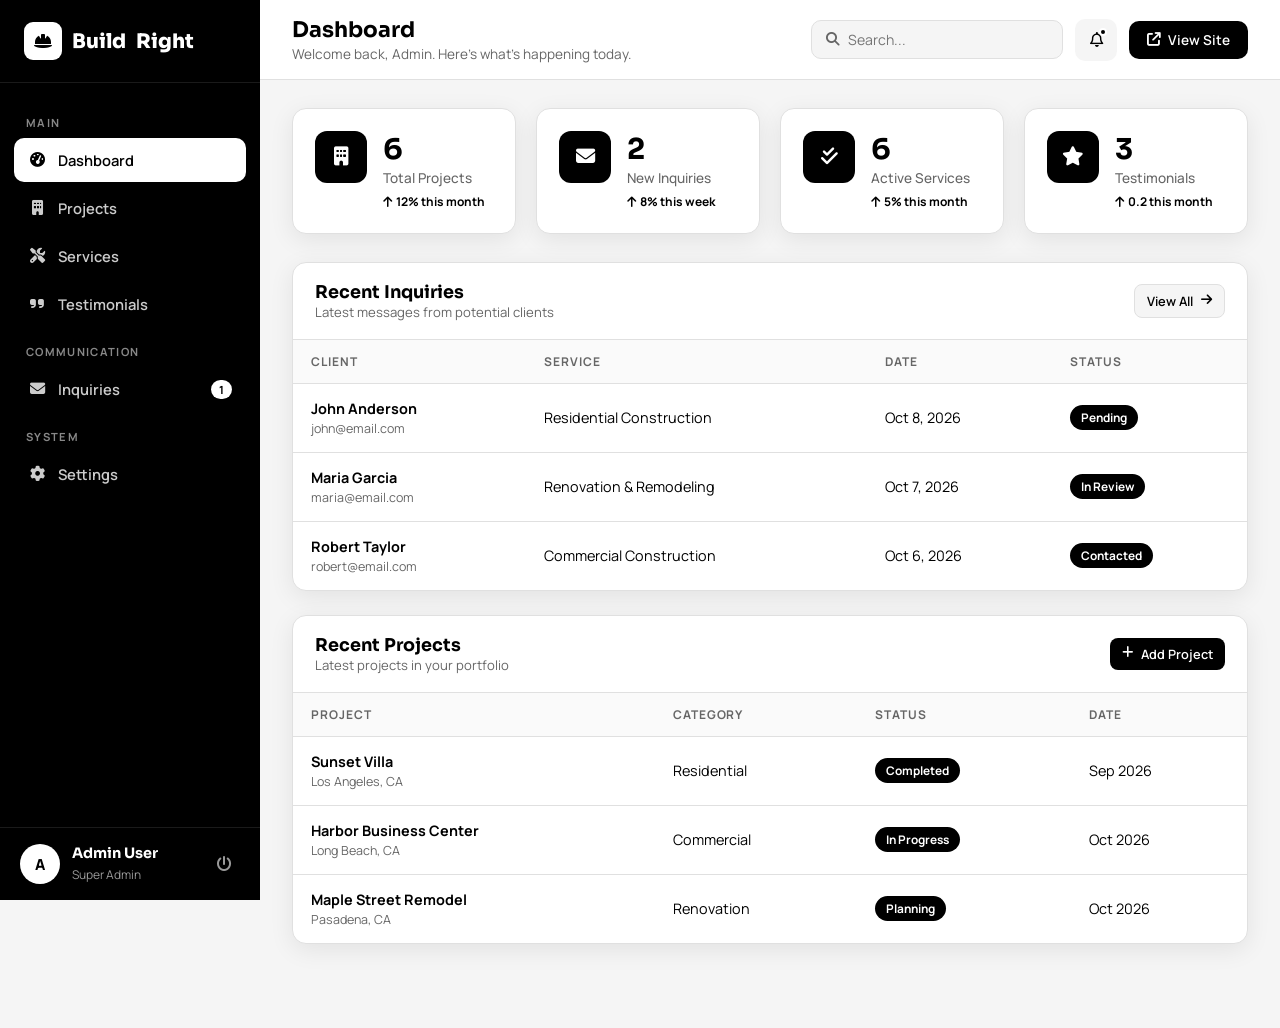
<file: admin.html>
<!DOCTYPE html>
<html lang="en">
<head>
<meta charset="UTF-8">
<meta name="viewport" content="width=device-width, initial-scale=1.0">
<title>BuildRight — Admin Dashboard</title>
<link rel="preconnect" href="https://fonts.googleapis.com">
<link href="https://fonts.googleapis.com/css2?family=Sora:wght@400;600;700;800&family=Manrope:wght@400;500;600;700;800&display=swap" rel="stylesheet">
<link rel="stylesheet" href="https://cdnjs.cloudflare.com/ajax/libs/font-awesome/6.5.1/css/all.min.css">
<style>
  :root{
    --black:#000000;--black-2:#1a1a1a;--white:#ffffff;
    --text:#000000;--muted:#666666;--bg:#f5f5f5;--card:#ffffff;--border:#e0e0e0;
    --radius:14px;--shadow:0 6px 24px rgba(0,0,0,.08);
  }
  *{margin:0;padding:0;box-sizing:border-box}
  body{font-family:'Manrope',sans-serif;background:var(--bg);color:var(--text);min-height:100vh}
  h1,h2,h3,h4{font-family:'Sora',sans-serif;color:var(--black)}
  a{text-decoration:none;color:inherit}
  button{font-family:inherit;cursor:pointer;border:none;background:none}

  .admin-wrap{display:flex;min-height:100vh}
  .sidebar{width:260px;background:var(--black);color:#cccccc;display:flex;flex-direction:column;position:fixed;top:0;bottom:0;left:0;transition:transform .3s ease;z-index:100}
  .sidebar-head{padding:22px 24px;border-bottom:1px solid rgba(255,255,255,.1)}
  .sidebar-logo{display:flex;align-items:center;gap:10px;font-family:'Sora',sans-serif;font-weight:800;font-size:1.25rem;color:#fff}
  .sidebar-logo .logo-icon{background:#fff;color:var(--black);width:38px;height:38px;border-radius:9px;display:grid;place-items:center;font-size:1rem}
  .sidebar-logo span{color:#ffffff}
  .sidebar-nav{padding:18px 14px;flex:1;overflow-y:auto}
  .sidebar-nav .nav-label{font-size:.7rem;text-transform:uppercase;letter-spacing:.12em;color:#888888;padding:14px 12px 8px;font-weight:700}
  .sidebar-nav a{display:flex;align-items:center;gap:12px;padding:12px 14px;border-radius:10px;font-weight:600;font-size:.92rem;color:#cccccc;margin-bottom:4px;transition:.2s;cursor:pointer}
  .sidebar-nav a i{width:18px;text-align:center;font-size:.95rem}
  .sidebar-nav a:hover{background:rgba(255,255,255,.1);color:#fff}
  .sidebar-nav a.active{background:#fff;color:var(--black)}
  .sidebar-nav a .badge{margin-left:auto;background:#fff;color:var(--black);font-size:.7rem;padding:2px 8px;border-radius:20px;font-weight:700}
  .sidebar-nav a.active .badge{background:var(--black);color:#fff}
  .sidebar-foot{padding:16px 20px;border-top:1px solid rgba(255,255,255,.1);display:flex;align-items:center;gap:12px}
  .avatar{width:40px;height:40px;border-radius:50%;background:#ffffff;color:var(--black);display:grid;place-items:center;font-weight:800;font-size:.95rem}
  .sidebar-foot .who{flex:1;min-width:0}
  .sidebar-foot .who h5{color:#fff;font-size:.9rem;font-weight:700;font-family:'Sora',sans-serif}
  .sidebar-foot .who span{font-size:.75rem;color:#999999}
  .logout-btn{color:#999999;padding:8px;border-radius:8px;transition:.2s}
  .logout-btn:hover{background:rgba(255,255,255,.1);color:#ffffff}

  .main{flex:1;margin-left:260px;display:flex;flex-direction:column;min-height:100vh}
  .admin-topbar{background:#fff;padding:16px 32px;display:flex;align-items:center;gap:18px;border-bottom:1px solid var(--border);position:sticky;top:0;z-index:50}
  .menu-toggle{display:none;font-size:1.2rem;color:var(--black);width:40px;height:40px;border-radius:10px;background:var(--bg);place-items:center;cursor:pointer}
  .page-title h1{font-size:1.35rem;margin-bottom:2px}
  .page-title p{font-size:.85rem;color:var(--muted)}
  .topbar-actions{margin-left:auto;display:flex;align-items:center;gap:12px}
  .search-box{display:flex;align-items:center;gap:8px;background:var(--bg);border-radius:10px;padding:9px 14px;border:1px solid var(--border)}
  .search-box i{color:var(--muted);font-size:.85rem}
  .search-box input{border:none;background:none;font-family:inherit;font-size:.88rem;width:200px;outline:none}
  .icon-btn{width:42px;height:42px;border-radius:10px;background:var(--bg);color:var(--black);display:grid;place-items:center;position:relative;transition:.2s;font-size:.95rem;cursor:pointer}
  .icon-btn:hover{background:var(--black);color:#fff}
  .icon-btn .dot{position:absolute;top:9px;right:10px;width:8px;height:8px;background:var(--black);border-radius:50%;border:2px solid #fff}
  .view-site-btn{padding:10px 18px;background:var(--black);color:#fff;border-radius:10px;font-weight:600;font-size:.85rem;display:flex;align-items:center;gap:7px;transition:.2s}
  .view-site-btn:hover{background:#333333;color:#fff}

  .content{padding:28px 32px 60px;flex:1}
  .view{display:none}
  .view.active{display:block;animation:fade .35s ease}
  @keyframes fade{from{opacity:0;transform:translateY(10px)}to{opacity:1;transform:translateY(0)}}

  .stats-grid{display:grid;grid-template-columns:repeat(auto-fit,minmax(220px,1fr));gap:20px;margin-bottom:28px}
  .stat-card{background:var(--card);border-radius:var(--radius);padding:22px;box-shadow:var(--shadow);display:flex;align-items:flex-start;gap:16px;border:1px solid var(--border);transition:.25s}
  .stat-card:hover{transform:translateY(-4px);box-shadow:0 12px 32px rgba(0,0,0,.15)}
  .stat-ic{width:52px;height:52px;border-radius:12px;display:grid;place-items:center;font-size:1.2rem;flex-shrink:0;background:#000000;color:#ffffff}
  .ic-amber,.ic-blue,.ic-green,.ic-purple{background:#000000;color:#ffffff}
  .stat-card h3{font-size:1.8rem;margin-bottom:2px}
  .stat-card p{font-size:.85rem;color:var(--muted);font-weight:500}
  .stat-card .trend{font-size:.75rem;font-weight:700;color:var(--black);margin-top:6px;display:inline-flex;align-items:center;gap:4px}

  .panel{background:var(--card);border-radius:var(--radius);border:1px solid var(--border);box-shadow:var(--shadow);overflow:hidden;margin-bottom:24px}
  .panel-head{padding:18px 22px;border-bottom:1px solid var(--border);display:flex;align-items:center;gap:14px;flex-wrap:wrap}
  .panel-head h3{font-size:1.1rem}
  .panel-head p{font-size:.82rem;color:var(--muted)}
  .panel-head .actions{margin-left:auto;display:flex;gap:10px;align-items:center;flex-wrap:wrap}
  .panel-body{padding:22px}

  .btn{padding:10px 18px;border-radius:10px;font-weight:600;font-size:.86rem;display:inline-flex;align-items:center;gap:8px;transition:.2s;white-space:nowrap;cursor:pointer}
  .btn-primary{background:var(--black);color:#fff}
  .btn-primary:hover{background:#333333;color:#fff;transform:translateY(-1px)}
  .btn-navy{background:var(--black);color:#fff}
  .btn-navy:hover{background:#333333;transform:translateY(-1px)}
  .btn-ghost{background:var(--bg);color:var(--black);border:1px solid var(--border)}
  .btn-ghost:hover{background:#e0e0e0}
  .btn-danger{background:#000000;color:#fff}
  .btn-danger:hover{background:#333333;color:#fff}
  .btn-sm{padding:7px 12px;font-size:.8rem;border-radius:8px}

  .table-wrap{overflow-x:auto}
  table{width:100%;border-collapse:collapse;font-size:.9rem}
  thead th{text-align:left;padding:13px 18px;background:#fafafa;font-size:.75rem;text-transform:uppercase;letter-spacing:.08em;color:var(--muted);font-weight:700;white-space:nowrap;border-bottom:1px solid var(--border)}
  tbody td{padding:15px 18px;border-bottom:1px solid var(--border);vertical-align:middle}
  tbody tr:last-child td{border-bottom:none}
  tbody tr:hover{background:#fafafa}
  .cell-title{font-weight:700;color:var(--black)}
  .cell-sub{font-size:.78rem;color:var(--muted);margin-top:2px}

  .badge-pill{display:inline-flex;align-items:center;gap:5px;padding:4px 11px;border-radius:20px;font-size:.74rem;font-weight:700;white-space:nowrap;background:#000000;color:#ffffff}
  .bp-green,.bp-amber,.bp-blue,.bp-red,.bp-gray{background:#000000;color:#ffffff}

  .row-actions{display:flex;gap:8px}
  .act-btn{width:34px;height:34px;border-radius:9px;display:grid;place-items:center;font-size:.82rem;background:var(--bg);color:var(--black);transition:.2s;cursor:pointer}
  .act-btn:hover{background:var(--black);color:#fff}
  .act-btn.edit:hover{background:var(--black)}
  .act-btn.del:hover{background:var(--black)}

  .form-grid{display:grid;grid-template-columns:1fr 1fr;gap:18px}
  .form-grid .full{grid-column:1/-1}
  .input-group label{display:block;font-weight:600;font-size:.83rem;margin-bottom:7px;color:var(--black)}
  .input-group input,.input-group select,.input-group textarea{width:100%;padding:12px 14px;border:2px solid var(--border);border-radius:10px;font-family:inherit;font-size:.9rem;background:#fafafa;transition:.2s;color:var(--text)}
  .input-group textarea{resize:vertical;min-height:100px}
  .input-group input:focus,.input-group select:focus,.input-group textarea:focus{outline:none;border-color:var(--black);background:#fff}
  .form-actions{display:flex;gap:12px;justify-content:flex-end;margin-top:24px;padding-top:20px;border-top:1px solid var(--border)}

  .toast-container{position:fixed;top:22px;right:22px;z-index:3000;display:flex;flex-direction:column;gap:10px}
  .toast{background:#fff;border-radius:12px;padding:14px 18px;box-shadow:0 12px 32px rgba(0,0,0,.25);display:flex;align-items:center;gap:12px;border-left:4px solid var(--black);min-width:280px;animation:toastIn .35s ease;font-size:.88rem;font-weight:600;color:var(--black)}
  .toast.error{border-left-color:var(--black)}
  .toast.info{border-left-color:var(--black)}
  .toast i{font-size:1.05rem}
  .toast.success i{color:var(--black)}
  .toast.error i{color:var(--black)}
  .toast.info i{color:var(--black)}
  @keyframes toastIn{from{opacity:0;transform:translateX(40px)}to{opacity:1;transform:translateX(0)}}
  .toast.out{animation:toastOut .3s ease forwards}
  @keyframes toastOut{to{opacity:0;transform:translateX(40px)}}

  .modal-overlay{position:fixed;inset:0;background:rgba(0,0,0,.7);backdrop-filter:blur(3px);z-index:1500;display:none;align-items:center;justify-content:center;padding:20px}
  .modal-overlay.show{display:flex;animation:fade .25s ease}
  .modal{background:#fff;border-radius:18px;width:100%;max-width:640px;max-height:90vh;overflow-y:auto;box-shadow:0 30px 60px rgba(0,0,0,.4)}
  .modal-head{padding:20px 26px;border-bottom:1px solid var(--border);display:flex;align-items:center;gap:14px;position:sticky;top:0;background:#fff;border-radius:18px 18px 0 0;z-index:2}
  .modal-head h3{font-size:1.15rem}
  .modal-head .close-x{margin-left:auto;width:38px;height:38px;border-radius:10px;background:var(--bg);color:var(--black);display:grid;place-items:center;transition:.2s;cursor:pointer}
  .modal-head .close-x:hover{background:var(--black);color:#fff}
  .modal-body{padding:24px 26px}
  .modal-foot{padding:16px 26px;border-top:1px solid var(--border);display:flex;gap:12px;justify-content:flex-end;position:sticky;bottom:0;background:#fff;border-radius:0 0 18px 18px}

  .overlay{position:fixed;inset:0;background:rgba(0,0,0,.6);z-index:99;display:none}
  .overlay.show{display:block}

  @media(max-width:1024px){
    .sidebar{transform:translateX(-100%)}
    .sidebar.open{transform:translateX(0)}
    .main{margin-left:0}
    .menu-toggle{display:grid}
    .search-box{display:none}
  }
  @media(max-width:640px){
    .content{padding:20px 16px 50px}
    .admin-topbar{padding:14px 16px}
    .page-title h1{font-size:1.1rem}
    .page-title p{display:none}
    .view-site-btn span{display:none}
    .view-site-btn{padding:10px 12px}
    .form-grid{grid-template-columns:1fr}
    .stats-grid{grid-template-columns:1fr 1fr;gap:14px}
    .stat-card{padding:16px;flex-direction:column;gap:10px}
    .stat-card h3{font-size:1.4rem}
    .panel-head{padding:14px 16px}
    .panel-body{padding:16px}
    tbody td{padding:12px 14px}
    thead th{padding:11px 14px}
    .toast-container{left:16px;right:16px;top:16px}
    .toast{min-width:0}
  }
  @media(max-width:420px){.stats-grid{grid-template-columns:1fr}}
</style>
</head>
<body>

<div class="admin-wrap">
  <!-- SIDEBAR -->
  <aside class="sidebar" id="sidebar">
    <div class="sidebar-head">
      <a href="index.html" class="sidebar-logo">
        <span class="logo-icon"><i class="fa-solid fa-helmet-safety"></i></span>
        Build<span>Right</span>
      </a>
    </div>
    <nav class="sidebar-nav">
      <div class="nav-label">Main</div>
      <a class="nav-item active" data-view="dashboard"><i class="fa-solid fa-gauge-high"></i> Dashboard</a>
      <a class="nav-item" data-view="projects"><i class="fa-solid fa-building"></i> Projects</a>
      <a class="nav-item" data-view="services"><i class="fa-solid fa-screwdriver-wrench"></i> Services</a>
      <a class="nav-item" data-view="testimonials"><i class="fa-solid fa-quote-right"></i> Testimonials</a>
      <div class="nav-label">Communication</div>
      <a class="nav-item" data-view="inquiries"><i class="fa-solid fa-envelope"></i> Inquiries <span class="badge" id="inquiryBadge">3</span></a>
      <div class="nav-label">System</div>
      <a class="nav-item" data-view="settings"><i class="fa-solid fa-gear"></i> Settings</a>
    </nav>
    <div class="sidebar-foot">
      <div class="avatar">A</div>
      <div class="who"><h5>Admin User</h5><span>Super Admin</span></div>
      <a href="index.html" class="logout-btn" title="Back to site"><i class="fa-solid fa-power-off"></i></a>
    </div>
  </aside>

  <div class="overlay" id="overlay" onclick="toggleSidebar()"></div>

  <!-- MAIN -->
  <div class="main">
    <header class="admin-topbar">
      <button class="menu-toggle" onclick="toggleSidebar()"><i class="fa-solid fa-bars"></i></button>
      <div class="page-title">
        <h1 id="pageTitle">Dashboard</h1>
        <p id="pageSub">Welcome back, Admin.</p>
      </div>
      <div class="topbar-actions">
        <div class="search-box">
          <i class="fa-solid fa-magnifying-glass"></i>
          <input type="text" placeholder="Search...">
        </div>
        <button class="icon-btn" onclick="showToast('You have new inquiries','info')">
          <i class="fa-regular fa-bell"></i><span class="dot"></span>
        </button>
        <a href="index.html" class="view-site-btn"><i class="fa-solid fa-arrow-up-right-from-square"></i> <span>View Site</span></a>
      </div>
    </header>

    <main class="content">

      <!-- DASHBOARD -->
      <section class="view active" id="view-dashboard">
        <div class="stats-grid">
          <div class="stat-card">
            <div class="stat-ic ic-amber"><i class="fa-solid fa-building"></i></div>
            <div><h3 id="statProjects">0</h3><p>Total Projects</p><span class="trend"><i class="fa-solid fa-arrow-up"></i> 12% this month</span></div>
          </div>
          <div class="stat-card">
            <div class="stat-ic ic-blue"><i class="fa-solid fa-envelope"></i></div>
            <div><h3 id="statInquiries">0</h3><p>New Inquiries</p><span class="trend"><i class="fa-solid fa-arrow-up"></i> 8% this week</span></div>
          </div>
          <div class="stat-card">
            <div class="stat-ic ic-green"><i class="fa-solid fa-check-double"></i></div>
            <div><h3 id="statServices">0</h3><p>Active Services</p><span class="trend"><i class="fa-solid fa-arrow-up"></i> 5% this month</span></div>
          </div>
          <div class="stat-card">
            <div class="stat-ic ic-purple"><i class="fa-solid fa-star"></i></div>
            <div><h3 id="statTestimonials">0</h3><p>Testimonials</p><span class="trend"><i class="fa-solid fa-arrow-up"></i> 0.2 this month</span></div>
          </div>
        </div>

        <div class="panel">
          <div class="panel-head">
            <div><h3>Recent Inquiries</h3><p>Latest messages from potential clients</p></div>
            <div class="actions">
              <button class="btn btn-ghost btn-sm" onclick="switchView('inquiries')">View All <i class="fa-solid fa-arrow-right"></i></button>
            </div>
          </div>
          <div class="table-wrap">
            <table>
              <thead><tr><th>Client</th><th>Service</th><th>Date</th><th>Status</th></tr></thead>
              <tbody id="recentInquiriesBody"></tbody>
            </table>
          </div>
        </div>

        <div class="panel">
          <div class="panel-head">
            <div><h3>Recent Projects</h3><p>Latest projects in your portfolio</p></div>
            <div class="actions">
              <button class="btn btn-primary btn-sm" onclick="openProjectModal()"><i class="fa-solid fa-plus"></i> Add Project</button>
            </div>
          </div>
          <div class="table-wrap">
            <table>
              <thead><tr><th>Project</th><th>Category</th><th>Status</th><th>Date</th></tr></thead>
              <tbody id="recentProjectsBody"></tbody>
            </table>
          </div>
        </div>
      </section>

      <!-- PROJECTS -->
      <section class="view" id="view-projects">
        <div class="panel">
          <div class="panel-head">
            <div><h3>All Projects</h3><p id="projectCount">0 projects in portfolio</p></div>
            <div class="actions">
              <button class="btn btn-primary btn-sm" onclick="openProjectModal()"><i class="fa-solid fa-plus"></i> Add Project</button>
            </div>
          </div>
          <div class="table-wrap">
            <table>
              <thead><tr><th>Project</th><th>Category</th><th>Location</th><th>Status</th><th>Date</th><th>Actions</th></tr></thead>
              <tbody id="projectsBody"></tbody>
            </table>
          </div>
        </div>
      </section>

      <!-- SERVICES -->
      <section class="view" id="view-services">
        <div class="panel">
          <div class="panel-head">
            <div><h3>Services</h3><p>Manage services displayed on your website</p></div>
            <div class="actions">
              <button class="btn btn-primary btn-sm" onclick="openServiceModal()"><i class="fa-solid fa-plus"></i> Add Service</button>
            </div>
          </div>
          <div class="table-wrap">
            <table>
              <thead><tr><th>Service</th><th>Description</th><th>Status</th><th>Actions</th></tr></thead>
              <tbody id="servicesBody"></tbody>
            </table>
          </div>
        </div>
      </section>

      <!-- TESTIMONIALS -->
      <section class="view" id="view-testimonials">
        <div class="panel">
          <div class="panel-head">
            <div><h3>Testimonials</h3><p>Client reviews shown on homepage</p></div>
            <div class="actions">
              <button class="btn btn-primary btn-sm" onclick="openTestimonialModal()"><i class="fa-solid fa-plus"></i> Add Testimonial</button>
            </div>
          </div>
          <div class="table-wrap">
            <table>
              <thead><tr><th>Client</th><th>Review</th><th>Rating</th><th>Status</th><th>Actions</th></tr></thead>
              <tbody id="testimonialsBody"></tbody>
            </table>
          </div>
        </div>
      </section>

      <!-- INQUIRIES -->
      <section class="view" id="view-inquiries">
        <div class="panel">
          <div class="panel-head">
            <div><h3>Client Inquiries</h3><p>Messages from the contact form</p></div>
            <div class="actions">
              <button class="btn btn-ghost btn-sm" onclick="showToast('Inquiries exported','success')"><i class="fa-solid fa-download"></i> Export</button>
            </div>
          </div>
          <div class="table-wrap">
            <table>
              <thead><tr><th>Client</th><th>Contact</th><th>Service</th><th>Message</th><th>Status</th><th>Actions</th></tr></thead>
              <tbody id="inquiriesBody"></tbody>
            </table>
          </div>
        </div>
      </section>

      <!-- SETTINGS -->
      <section class="view" id="view-settings">
        <div class="panel">
          <div class="panel-head">
            <div><h3>Site Settings</h3><p>Basic website configuration</p></div>
          </div>
          <div class="panel-body">
            <div class="form-grid">
              <div class="input-group">
                <label>Company Name</label>
                <input type="text" id="setCompany" value="BuildRight Construction">
              </div>
              <div class="input-group">
                <label>Phone</label>
                <input type="text" id="setPhone" value="+1 (310) 555-0148">
              </div>
              <div class="input-group">
                <label>Email</label>
                <input type="email" id="setEmail" value="info@buildright.com">
              </div>
              <div class="input-group">
                <label>Address</label>
                <input type="text" id="setAddress" value="1280 Industrial Ave, Los Angeles, CA">
              </div>
              <div class="input-group full">
                <label>Footer Description</label>
                <textarea id="setFooter">Building dreams with precision since 2010. Licensed, insured and trusted for residential, commercial and industrial construction projects.</textarea>
              </div>
            </div>
            <div class="form-actions">
              <button class="btn btn-ghost" onclick="loadSettings()">Reset</button>
              <button class="btn btn-primary" onclick="saveSettings()"><i class="fa-solid fa-check"></i> Save Changes</button>
            </div>
          </div>
        </div>
      </section>

    </main>
  </div>
</div>

<!-- MODAL -->
<div class="modal-overlay" id="modalOverlay">
  <div class="modal">
    <div class="modal-head">
      <h3 id="modalTitle">Add Item</h3>
      <button class="close-x" onclick="closeModal()"><i class="fa-solid fa-xmark"></i></button>
    </div>
    <div class="modal-body" id="modalBody"></div>
    <div class="modal-foot">
      <button class="btn btn-ghost" onclick="closeModal()">Cancel</button>
      <button class="btn btn-primary" onclick="saveModal()"><i class="fa-solid fa-check"></i> Save</button>
    </div>
  </div>
</div>

<div class="toast-container" id="toastContainer"></div>

<script>
/* ============================================================
   DATA STORE (localStorage backed)
   ============================================================ */
const DEFAULT_DATA = {
  projects: [
    {id:1, name:'Sunset Villa', category:'Residential', location:'Los Angeles, CA', status:'Completed', date:'Sep 2026'},
    {id:2, name:'Harbor Business Center', category:'Commercial', location:'Long Beach, CA', status:'In Progress', date:'Oct 2026'},
    {id:3, name:'Maple Street Remodel', category:'Renovation', location:'Pasadena, CA', status:'Planning', date:'Oct 2026'},
    {id:4, name:'Oakwood Apartments', category:'Residential', location:'Santa Monica, CA', status:'Completed', date:'Aug 2026'},
    {id:5, name:'Riverside Office Complex', category:'Commercial', location:'Riverside, CA', status:'In Progress', date:'Oct 2026'},
    {id:6, name:'Hilltop Kitchen Remodel', category:'Renovation', location:'Glendale, CA', status:'On Hold', date:'Sep 2026'}
  ],
  services: [
    {id:1, name:'Residential Construction', desc:'Custom homes, new builds and multi-family developments.', status:'Active'},
    {id:2, name:'Commercial Construction', desc:'Offices, retail spaces and industrial facilities.', status:'Active'},
    {id:3, name:'Renovation & Remodeling', desc:'Kitchens, bathrooms and full-home remodels.', status:'Active'},
    {id:4, name:'Roofing Services', desc:'Installation, repair and replacement.', status:'Active'},
    {id:5, name:'Project Management', desc:'End-to-end planning, budgeting and supervision.', status:'Active'},
    {id:6, name:'Interior Finishing', desc:'Flooring, painting, carpentry and final touches.', status:'Active'}
  ],
  testimonials: [
    {id:1, client:'Michael Roberts', role:'Commercial Client — Los Angeles', text:'The team completed our commercial building ahead of schedule and maintained excellent communication throughout.', rating:5, status:'Published'},
    {id:2, client:'Sarah Mitchell', role:'Residential Client — Beverly Hills', text:'Our home renovation was flawless. Transparent pricing, daily updates, and outstanding craftsmanship.', rating:5, status:'Published'},
    {id:3, client:'David Chen', role:'Industrial Client — Long Beach', text:'From permits to final inspection, they handled everything. Our warehouse expansion came in under budget.', rating:5, status:'Published'}
  ],
  inquiries: [
    {id:1, client:'John Anderson', email:'john@email.com', phone:'+1 310 555 0011', service:'Residential Construction', message:'I want to build a custom home on my lot in Santa Monica. Please contact me for consultation.', status:'Pending', date:'Oct 8, 2026'},
    {id:2, client:'Maria Garcia', email:'maria@email.com', phone:'+1 310 555 0022', service:'Renovation & Remodeling', message:'Looking to remodel my kitchen and 2 bathrooms. Need a quote and timeline.', status:'In Review', date:'Oct 7, 2026'},
    {id:3, client:'Robert Taylor', email:'robert@email.com', phone:'+1 310 555 0033', service:'Commercial Construction', message:'We need a 5000 sqft warehouse built. Urgent requirement.', status:'Contacted', date:'Oct 6, 2026'}
  ],
  settings: {
    company:'BuildRight Construction',
    phone:'+1 (310) 555-0148',
    email:'info@buildright.com',
    address:'1280 Industrial Ave, Los Angeles, CA',
    footer:'Building dreams with precision since 2010. Licensed, insured and trusted for residential, commercial and industrial construction projects.'
  }
};

let DB = loadDB();
let modalType = null;
let modalEditId = null;

function loadDB(){
  try{
    const raw = localStorage.getItem('buildright_admin_db');
    if(raw) return JSON.parse(raw);
  }catch(e){}
  return JSON.parse(JSON.stringify(DEFAULT_DATA));
}
function saveDB(){
  localStorage.setItem('buildright_admin_db', JSON.stringify(DB));
}
function nextId(arr){ return arr.length ? Math.max(...arr.map(x=>x.id)) + 1 : 1; }

/* ============================================================
   TOAST
   ============================================================ */
function showToast(msg, type='success'){
  const box = document.getElementById('toastContainer');
  const el = document.createElement('div');
  el.className = 'toast ' + type;
  const icon = type === 'error' ? 'fa-circle-exclamation'
             : type === 'info' ? 'fa-circle-info'
             : 'fa-circle-check';
  el.innerHTML = `<i class="fa-solid ${icon}"></i> <span>${msg}</span>`;
  box.appendChild(el);
  setTimeout(()=>{
    el.classList.add('out');
    setTimeout(()=>el.remove(), 300);
  }, 2800);
}

/* ============================================================
   NAVIGATION
   ============================================================ */
const PAGE_META = {
  dashboard:{title:'Dashboard', sub:"Welcome back, Admin. Here's what's happening today."},
  projects:{title:'Projects', sub:'Manage your construction portfolio'},
  services:{title:'Services', sub:'Manage services displayed on the website'},
  testimonials:{title:'Testimonials', sub:'Manage client reviews'},
  inquiries:{title:'Inquiries', sub:'Client messages from the contact form'},
  settings:{title:'Settings', sub:'Website configuration'}
};

document.querySelectorAll('.nav-item').forEach(item=>{
  item.addEventListener('click', ()=>{
    switchView(item.dataset.view);
    if(window.innerWidth <= 1024) toggleSidebar();
  });
});

function switchView(view){
  document.querySelectorAll('.view').forEach(v=>v.classList.remove('active'));
  const target = document.getElementById('view-' + view);
  if(target) target.classList.add('active');

  document.querySelectorAll('.nav-item').forEach(a=>a.classList.remove('active'));
  const navItem = document.querySelector(`.nav-item[data-view="${view}"]`);
  if(navItem) navItem.classList.add('active');

  const meta = PAGE_META[view] || {title:'Dashboard', sub:''};
  document.getElementById('pageTitle').textContent = meta.title;
  document.getElementById('pageSub').textContent = meta.sub;

  window.scrollTo({top:0, behavior:'smooth'});
}

function toggleSidebar(){
  document.getElementById('sidebar').classList.toggle('open');
  document.getElementById('overlay').classList.toggle('show');
}

/* ============================================================
   RENDER FUNCTIONS
   ============================================================ */
function statusBadge(status){
  return `<span class="badge-pill">${status}</span>`;
}
function stars(n){
  let s = '';
  for(let i=0;i<5;i++) s += `<i class="fa-solid fa-star" style="color:${i<n?'#000000':'#d1d5db'};font-size:.8rem"></i>`;
  return s;
}

function renderAll(){
  renderStats();
  renderRecentInquiries();
  renderRecentProjects();
  renderProjects();
  renderServices();
  renderTestimonials();
  renderInquiries();
  loadSettings();
}

function renderStats(){
  document.getElementById('statProjects').textContent = DB.projects.length;
  document.getElementById('statInquiries').textContent = DB.inquiries.filter(i=>i.status==='Pending'||i.status==='In Review').length;
  document.getElementById('statServices').textContent = DB.services.filter(s=>s.status==='Active').length;
  document.getElementById('statTestimonials').textContent = DB.testimonials.length;
  document.getElementById('inquiryBadge').textContent = DB.inquiries.filter(i=>i.status==='Pending').length;
}

function renderRecentInquiries(){
  const tbody = document.getElementById('recentInquiriesBody');
  const recent = DB.inquiries.slice(0,3);
  if(!recent.length){ tbody.innerHTML = `<tr><td colspan="4" style="text-align:center;color:#999;padding:30px">No inquiries yet</td></tr>`; return; }
  tbody.innerHTML = recent.map(i=>`
    <tr>
      <td><div class="cell-title">${i.client}</div><div class="cell-sub">${i.email}</div></td>
      <td>${i.service}</td>
      <td>${i.date}</td>
      <td>${statusBadge(i.status)}</td>
    </tr>
  `).join('');
}

function renderRecentProjects(){
  const tbody = document.getElementById('recentProjectsBody');
  const recent = DB.projects.slice(0,3);
  if(!recent.length){ tbody.innerHTML = `<tr><td colspan="4" style="text-align:center;color:#999;padding:30px">No projects yet</td></tr>`; return; }
  tbody.innerHTML = recent.map(p=>`
    <tr>
      <td><div class="cell-title">${p.name}</div><div class="cell-sub">${p.location}</div></td>
      <td>${p.category}</td>
      <td>${statusBadge(p.status)}</td>
      <td>${p.date}</td>
    </tr>
  `).join('');
}

function renderProjects(){
  const tbody = document.getElementById('projectsBody');
  document.getElementById('projectCount').textContent = DB.projects.length + ' projects in portfolio';
  if(!DB.projects.length){
    tbody.innerHTML = `<tr><td colspan="6"><div class="empty"><i class="fa-solid fa-building"></i><h4>No projects yet</h4><p>Click "Add Project" to create one.</p></div></td></tr>`;
    return;
  }
  tbody.innerHTML = DB.projects.map(p=>`
    <tr>
      <td><div class="cell-title">${p.name}</div></td>
      <td>${p.category}</td>
      <td>${p.location}</td>
      <td>${statusBadge(p.status)}</td>
      <td>${p.date}</td>
      <td>
        <div class="row-actions">
          <button class="act-btn edit" onclick="openProjectModal(${p.id})"><i class="fa-solid fa-pen"></i></button>
          <button class="act-btn del" onclick="deleteItem('projects',${p.id})"><i class="fa-solid fa-trash"></i></button>
        </div>
      </td>
    </tr>
  `).join('');
}

function renderServices(){
  const tbody = document.getElementById('servicesBody');
  if(!DB.services.length){
    tbody.innerHTML = `<tr><td colspan="4"><div class="empty"><i class="fa-solid fa-screwdriver-wrench"></i><h4>No services yet</h4><p>Click "Add Service" to create one.</p></div></td></tr>`;
    return;
  }
  tbody.innerHTML = DB.services.map(s=>`
    <tr>
      <td><div class="cell-title">${s.name}</div></td>
      <td>${s.desc}</td>
      <td>${statusBadge(s.status)}</td>
      <td>
        <div class="row-actions">
          <button class="act-btn edit" onclick="openServiceModal(${s.id})"><i class="fa-solid fa-pen"></i></button>
          <button class="act-btn del" onclick="deleteItem('services',${s.id})"><i class="fa-solid fa-trash"></i></button>
        </div>
      </td>
    </tr>
  `).join('');
}

function renderTestimonials(){
  const tbody = document.getElementById('testimonialsBody');
  if(!DB.testimonials.length){
    tbody.innerHTML = `<tr><td colspan="5"><div class="empty"><i class="fa-solid fa-quote-right"></i><h4>No testimonials yet</h4><p>Click "Add Testimonial" to create one.</p></div></td></tr>`;
    return;
  }
  tbody.innerHTML = DB.testimonials.map(t=>`
    <tr>
      <td><div class="cell-title">${t.client}</div><div class="cell-sub">${t.role||''}</div></td>
      <td style="max-width:340px">${t.text.length>90 ? t.text.slice(0,90)+'…' : t.text}</td>
      <td>${stars(t.rating)}</td>
      <td>${statusBadge(t.status)}</td>
      <td>
        <div class="row-actions">
          <button class="act-btn edit" onclick="openTestimonialModal(${t.id})"><i class="fa-solid fa-pen"></i></button>
          <button class="act-btn del" onclick="deleteItem('testimonials',${t.id})"><i class="fa-solid fa-trash"></i></button>
        </div>
      </td>
    </tr>
  `).join('');
}

function renderInquiries(){
  const tbody = document.getElementById('inquiriesBody');
  if(!DB.inquiries.length){
    tbody.innerHTML = `<tr><td colspan="6"><div class="empty"><i class="fa-solid fa-envelope"></i><h4>No inquiries yet</h4><p>Messages from the contact form will appear here.</p></div></td></tr>`;
    return;
  }
  tbody.innerHTML = DB.inquiries.map(i=>`
    <tr>
      <td><div class="cell-title">${i.client}</div></td>
      <td><div class="cell-sub">${i.email}</div><div class="cell-sub">${i.phone||''}</div></td>
      <td>${i.service}</td>
      <td style="max-width:280px">${i.message.length>80 ? i.message.slice(0,80)+'…' : i.message}</td>
      <td>${statusBadge(i.status)}</td>
      <td>
        <div class="row-actions">
          <button class="act-btn edit" onclick="openInquiryModal(${i.id})" title="View/Edit"><i class="fa-solid fa-eye"></i></button>
          <button class="act-btn del" onclick="deleteItem('inquiries',${i.id})"><i class="fa-solid fa-trash"></i></button>
        </div>
      </td>
    </tr>
  `).join('');
}

/* ============================================================
   MODAL SYSTEM
   ============================================================ */
function openModal(title, bodyHTML, type, editId=null){
  document.getElementById('modalTitle').textContent = title;
  document.getElementById('modalBody').innerHTML = bodyHTML;
  document.getElementById('modalOverlay').classList.add('show');
  modalType = type;
  modalEditId = editId;
}
function closeModal(){
  document.getElementById('modalOverlay').classList.remove('show');
  modalType = null;
  modalEditId = null;
}
document.getElementById('modalOverlay').addEventListener('click', e=>{
  if(e.target.id === 'modalOverlay') closeModal();
});

/* --------- PROJECT MODAL --------- */
function openProjectModal(id=null){
  const p = id ? DB.projects.find(x=>x.id===id) : {name:'',category:'Residential',location:'',status:'Planning',date:''};
  const title = id ? 'Edit Project' : 'Add New Project';
  const html = `
    <div class="form-grid">
      <div class="input-group full">
        <label>Project Name *</label>
        <input type="text" id="pName" value="${p.name}" placeholder="e.g. Sunset Villa">
      </div>
      <div class="input-group">
        <label>Category</label>
        <select id="pCategory">
          ${['Residential','Commercial','Renovation','Industrial','Other'].map(c=>`<option ${p.category===c?'selected':''}>${c}</option>`).join('')}
        </select>
      </div>
      <div class="input-group">
        <label>Location</label>
        <input type="text" id="pLocation" value="${p.location}" placeholder="City, State">
      </div>
      <div class="input-group">
        <label>Status</label>
        <select id="pStatus">
          ${['Planning','In Progress','Completed','On Hold','Cancelled'].map(s=>`<option ${p.status===s?'selected':''}>${s}</option>`).join('')}
        </select>
      </div>
      <div class="input-group">
        <label>Date</label>
        <input type="text" id="pDate" value="${p.date}" placeholder="e.g. Oct 2026">
      </div>
    </div>
  `;
  openModal(title, html, 'project', id);
}

/* --------- SERVICE MODAL --------- */
function openServiceModal(id=null){
  const s = id ? DB.services.find(x=>x.id===id) : {name:'',desc:'',status:'Active'};
  const title = id ? 'Edit Service' : 'Add New Service';
  const html = `
    <div class="form-grid">
      <div class="input-group full">
        <label>Service Name *</label>
        <input type="text" id="sName" value="${s.name}" placeholder="e.g. Residential Construction">
      </div>
      <div class="input-group full">
        <label>Description</label>
        <textarea id="sDesc" placeholder="Short description of this service">${s.desc}</textarea>
      </div>
      <div class="input-group">
        <label>Status</label>
        <select id="sStatus">
          ${['Active','Draft','Archived'].map(x=>`<option ${s.status===x?'selected':''}>${x}</option>`).join('')}
        </select>
      </div>
    </div>
  `;
  openModal(title, html, 'service', id);
}

/* --------- TESTIMONIAL MODAL --------- */
function openTestimonialModal(id=null){
  const t = id ? DB.testimonials.find(x=>x.id===id) : {client:'',role:'',text:'',rating:5,status:'Published'};
  const title = id ? 'Edit Testimonial' : 'Add New Testimonial';
  const html = `
    <div class="form-grid">
      <div class="input-group">
        <label>Client Name *</label>
        <input type="text" id="tClient" value="${t.client}" placeholder="e.g. Michael Roberts">
      </div>
      <div class="input-group">
        <label>Role / Location</label>
        <input type="text" id="tRole" value="${t.role}" placeholder="e.g. Commercial Client — LA">
      </div>
      <div class="input-group full">
        <label>Review Text *</label>
        <textarea id="tText" placeholder="What did the client say?">${t.text}</textarea>
      </div>
      <div class="input-group">
        <label>Rating</label>
        <select id="tRating">
          ${[5,4,3,2,1].map(r=>`<option value="${r}" ${t.rating===r?'selected':''}>${r} Star${r>1?'s':''}</option>`).join('')}
        </select>
      </div>
      <div class="input-group">
        <label>Status</label>
        <select id="tStatus">
          ${['Published','Draft','Archived'].map(x=>`<option ${t.status===x?'selected':''}>${x}</option>`).join('')}
        </select>
      </div>
    </div>
  `;
  openModal(title, html, 'testimonial', id);
}

/* --------- INQUIRY MODAL --------- */
function openInquiryModal(id){
  const i = DB.inquiries.find(x=>x.id===id);
  if(!i) return;
  const html = `
    <div class="form-grid">
      <div class="input-group">
        <label>Client Name</label>
        <input type="text" value="${i.client}" readonly>
      </div>
      <div class="input-group">
        <label>Email</label>
        <input type="text" value="${i.email}" readonly>
      </div>
      <div class="input-group">
        <label>Phone</label>
        <input type="text" value="${i.phone||'—'}" readonly>
      </div>
      <div class="input-group">
        <label>Service Requested</label>
        <input type="text" value="${i.service}" readonly>
      </div>
      <div class="input-group full">
        <label>Message</label>
        <textarea readonly>${i.message}</textarea>
      </div>
      <div class="input-group">
        <label>Status</label>
        <select id="iStatus">
          ${['Pending','In Review','Contacted','Completed','Rejected'].map(s=>`<option ${i.status===s?'selected':''}>${s}</option>`).join('')}
        </select>
      </div>
      <div class="input-group">
        <label>Date</label>
        <input type="text" value="${i.date}" readonly>
      </div>
    </div>
  `;
  openModal('Inquiry Details', html, 'inquiry', id);
}

/* ============================================================
   SAVE MODAL
   ============================================================ */
function saveModal(){
  if(!modalType) return;

  if(modalType === 'project'){
    const name = document.getElementById('pName').value.trim();
    if(!name){ showToast('Project name is required','error'); return; }
    const data = {
      name,
      category: document.getElementById('pCategory').value,
      location: document.getElementById('pLocation').value.trim() || '—',
      status: document.getElementById('pStatus').value,
      date: document.getElementById('pDate').value.trim() || '—'
    };
    if(modalEditId){
      const idx = DB.projects.findIndex(x=>x.id===modalEditId);
      DB.projects[idx] = {...DB.projects[idx], ...data};
      showToast('Project updated successfully');
    } else {
      DB.projects.unshift({id: nextId(DB.projects), ...data});
      showToast('Project added successfully');
    }
  }

  else if(modalType === 'service'){
    const name = document.getElementById('sName').value.trim();
    if(!name){ showToast('Service name is required','error'); return; }
    const data = {
      name,
      desc: document.getElementById('sDesc').value.trim() || '—',
      status: document.getElementById('sStatus').value
    };
    if(modalEditId){
      const idx = DB.services.findIndex(x=>x.id===modalEditId);
      DB.services[idx] = {...DB.services[idx], ...data};
      showToast('Service updated successfully');
    } else {
      DB.services.unshift({id: nextId(DB.services), ...data});
      showToast('Service added successfully');
    }
  }

  else if(modalType === 'testimonial'){
    const client = document.getElementById('tClient').value.trim();
    const text = document.getElementById('tText').value.trim();
    if(!client || !text){ showToast('Client name and review text are required','error'); return; }
    const data = {
      client,
      role: document.getElementById('tRole').value.trim() || '—',
      text,
      rating: parseInt(document.getElementById('tRating').value),
      status: document.getElementById('tStatus').value
    };
    if(modalEditId){
      const idx = DB.testimonials.findIndex(x=>x.id===modalEditId);
      DB.testimonials[idx] = {...DB.testimonials[idx], ...data};
      showToast('Testimonial updated successfully');
    } else {
      DB.testimonials.unshift({id: nextId(DB.testimonials), ...data});
      showToast('Testimonial added successfully');
    }
  }

  else if(modalType === 'inquiry'){
    const status = document.getElementById('iStatus').value;
    const idx = DB.inquiries.findIndex(x=>x.id===modalEditId);
    DB.inquiries[idx].status = status;
    showToast('Inquiry status updated');
  }

  saveDB();
  renderAll();
  closeModal();
}

/* ============================================================
   DELETE
   ============================================================ */
function deleteItem(collection, id){
  if(!confirm('Are you sure you want to delete this item?')) return;
  DB[collection] = DB[collection].filter(x=>x.id!==id);
  saveDB();
  renderAll();
  showToast('Item deleted', 'error');
}

/* ============================================================
   SETTINGS
   ============================================================ */
function loadSettings(){
  const s = DB.settings;
  document.getElementById('setCompany').value = s.company;
  document.getElementById('setPhone').value = s.phone;
  document.getElementById('setEmail').value = s.email;
  document.getElementById('setAddress').value = s.address;
  document.getElementById('setFooter').value = s.footer;
}
function saveSettings(){
  DB.settings = {
    company: document.getElementById('setCompany').value,
    phone: document.getElementById('setPhone').value,
    email: document.getElementById('setEmail').value,
    address: document.getElementById('setAddress').value,
    footer: document.getElementById('setFooter').value
  };
  saveDB();
  showToast('Settings saved successfully');
}

/* ============================================================
   INIT
   ============================================================ */
document.addEventListener('DOMContentLoaded', ()=>{
  renderAll();
  switchView('dashboard');
});
</script>
</body>
</html>
</file>
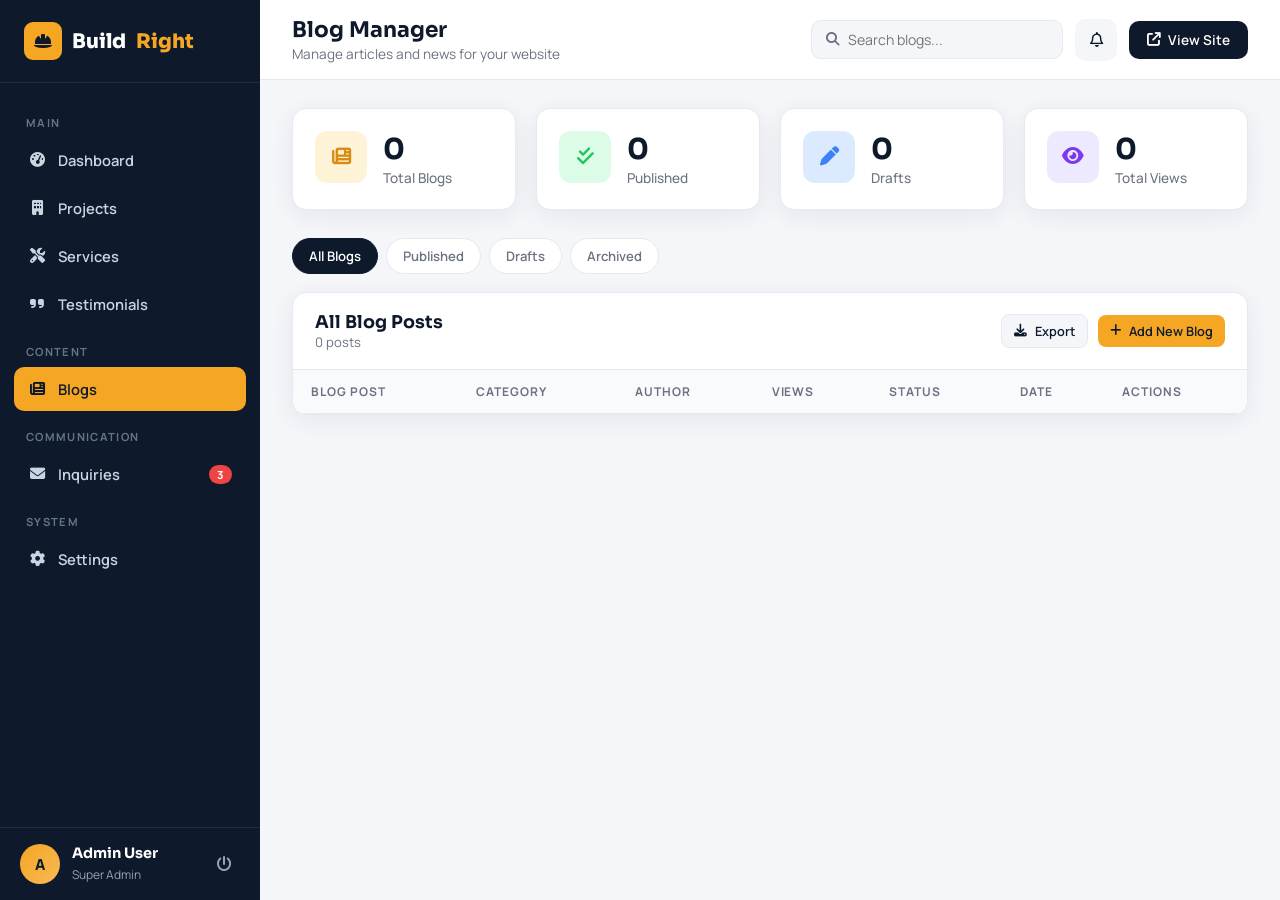
<file: blog.html>
<!DOCTYPE html>
<html lang="en">
<head>
<meta charset="UTF-8">
<meta name="viewport" content="width=device-width, initial-scale=1.0">
<title>BuildRight — Blog Manager</title>
<link rel="preconnect" href="https://fonts.googleapis.com">
<link href="https://fonts.googleapis.com/css2?family=Sora:wght@400;600;700;800&family=Manrope:wght@400;500;600;700;800&display=swap" rel="stylesheet">
<link rel="stylesheet" href="https://cdnjs.cloudflare.com/ajax/libs/font-awesome/6.5.1/css/all.min.css">
<style>
  :root{
    --navy:#0e1a2b;--navy-2:#152238;--amber:#f5a623;--amber-dark:#d98c0f;
    --text:#1f2937;--muted:#6b7280;--bg:#f4f6fa;--card:#fff;--border:#e5e9f0;
    --success:#22c55e;--danger:#ef4444;--info:#3b82f6;
    --radius:14px;--shadow:0 6px 24px rgba(14,26,43,.07);
  }
  *{margin:0;padding:0;box-sizing:border-box}
  body{font-family:'Manrope',sans-serif;background:var(--bg);color:var(--text);min-height:100vh}
  h1,h2,h3,h4{font-family:'Sora',sans-serif;color:var(--navy)}
  a{text-decoration:none;color:inherit}
  button{font-family:inherit;cursor:pointer;border:none;background:none}

  /* ============ LAYOUT ============ */
  .admin-wrap{display:flex;min-height:100vh}
  .sidebar{width:260px;background:var(--navy);color:#cbd5e1;display:flex;flex-direction:column;position:fixed;top:0;bottom:0;left:0;transition:transform .3s ease;z-index:100}
  .sidebar-head{padding:22px 24px;border-bottom:1px solid rgba(255,255,255,.08)}
  .sidebar-logo{display:flex;align-items:center;gap:10px;font-family:'Sora',sans-serif;font-weight:800;font-size:1.25rem;color:#fff}
  .sidebar-logo .logo-icon{background:var(--amber);color:var(--navy);width:38px;height:38px;border-radius:9px;display:grid;place-items:center;font-size:1rem}
  .sidebar-logo span{color:var(--amber)}
  .sidebar-nav{padding:18px 14px;flex:1;overflow-y:auto}
  .sidebar-nav .nav-label{font-size:.7rem;text-transform:uppercase;letter-spacing:.12em;color:#64748b;padding:14px 12px 8px;font-weight:700}
  .sidebar-nav a{display:flex;align-items:center;gap:12px;padding:12px 14px;border-radius:10px;font-weight:600;font-size:.92rem;color:#cbd5e1;margin-bottom:4px;transition:.2s;cursor:pointer}
  .sidebar-nav a i{width:18px;text-align:center;font-size:.95rem}
  .sidebar-nav a:hover{background:rgba(255,255,255,.06);color:#fff}
  .sidebar-nav a.active{background:var(--amber);color:var(--navy)}
  .sidebar-nav a .badge{margin-left:auto;background:var(--danger);color:#fff;font-size:.7rem;padding:2px 8px;border-radius:20px;font-weight:700}
  .sidebar-nav a.active .badge{background:var(--navy);color:#fff}
  .sidebar-foot{padding:16px 20px;border-top:1px solid rgba(255,255,255,.08);display:flex;align-items:center;gap:12px}
  .avatar{width:40px;height:40px;border-radius:50%;background:linear-gradient(135deg,var(--amber),#f7b955);color:var(--navy);display:grid;place-items:center;font-weight:800;font-size:.95rem}
  .sidebar-foot .who{flex:1;min-width:0}
  .sidebar-foot .who h5{color:#fff;font-size:.9rem;font-weight:700;font-family:'Sora',sans-serif}
  .sidebar-foot .who span{font-size:.75rem;color:#94a3b8}
  .logout-btn{color:#94a3b8;padding:8px;border-radius:8px;transition:.2s}
  .logout-btn:hover{background:rgba(239,68,68,.15);color:#fca5a5}

  .main{flex:1;margin-left:260px;display:flex;flex-direction:column;min-height:100vh}
  .admin-topbar{background:#fff;padding:16px 32px;display:flex;align-items:center;gap:18px;border-bottom:1px solid var(--border);position:sticky;top:0;z-index:50}
  .menu-toggle{display:none;font-size:1.2rem;color:var(--navy);width:40px;height:40px;border-radius:10px;background:var(--bg);place-items:center;cursor:pointer}
  .page-title h1{font-size:1.35rem;margin-bottom:2px}
  .page-title p{font-size:.85rem;color:var(--muted)}
  .topbar-actions{margin-left:auto;display:flex;align-items:center;gap:12px}
  .search-box{display:flex;align-items:center;gap:8px;background:var(--bg);border-radius:10px;padding:9px 14px;border:1px solid var(--border)}
  .search-box i{color:var(--muted);font-size:.85rem}
  .search-box input{border:none;background:none;font-family:inherit;font-size:.88rem;width:200px;outline:none}
  .icon-btn{width:42px;height:42px;border-radius:10px;background:var(--bg);color:var(--navy);display:grid;place-items:center;position:relative;transition:.2s;font-size:.95rem;cursor:pointer}
  .icon-btn:hover{background:var(--amber);color:var(--navy)}
  .icon-btn .dot{position:absolute;top:9px;right:10px;width:8px;height:8px;background:var(--danger);border-radius:50%;border:2px solid #fff}
  .view-site-btn{padding:10px 18px;background:var(--navy);color:#fff;border-radius:10px;font-weight:600;font-size:.85rem;display:flex;align-items:center;gap:7px;transition:.2s}
  .view-site-btn:hover{background:var(--amber);color:var(--navy)}

  .content{padding:28px 32px 60px;flex:1}

  /* ============ STATS ============ */
  .stats-grid{display:grid;grid-template-columns:repeat(auto-fit,minmax(220px,1fr));gap:20px;margin-bottom:28px}
  .stat-card{background:var(--card);border-radius:var(--radius);padding:22px;box-shadow:var(--shadow);display:flex;align-items:flex-start;gap:16px;border:1px solid var(--border);transition:.25s}
  .stat-card:hover{transform:translateY(-4px);box-shadow:0 12px 32px rgba(14,26,43,.12)}
  .stat-ic{width:52px;height:52px;border-radius:12px;display:grid;place-items:center;font-size:1.2rem;flex-shrink:0}
  .ic-amber{background:#fef3d7;color:var(--amber-dark)}
  .ic-blue{background:#dbeafe;color:var(--info)}
  .ic-green{background:#dcfce7;color:var(--success)}
  .ic-purple{background:#ede9fe;color:#7c3aed}
  .stat-card h3{font-size:1.8rem;margin-bottom:2px}
  .stat-card p{font-size:.85rem;color:var(--muted);font-weight:500}

  /* ============ PANEL ============ */
  .panel{background:var(--card);border-radius:var(--radius);border:1px solid var(--border);box-shadow:var(--shadow);overflow:hidden;margin-bottom:24px}
  .panel-head{padding:18px 22px;border-bottom:1px solid var(--border);display:flex;align-items:center;gap:14px;flex-wrap:wrap}
  .panel-head h3{font-size:1.1rem}
  .panel-head p{font-size:.82rem;color:var(--muted)}
  .panel-head .actions{margin-left:auto;display:flex;gap:10px;align-items:center;flex-wrap:wrap}

  /* ============ BUTTONS ============ */
  .btn{padding:10px 18px;border-radius:10px;font-weight:600;font-size:.86rem;display:inline-flex;align-items:center;gap:8px;transition:.2s;white-space:nowrap;cursor:pointer}
  .btn-primary{background:var(--amber);color:var(--navy)}
  .btn-primary:hover{background:var(--amber-dark);color:#fff;transform:translateY(-1px)}
  .btn-navy{background:var(--navy);color:#fff}
  .btn-navy:hover{background:var(--navy-2);transform:translateY(-1px)}
  .btn-ghost{background:var(--bg);color:var(--navy);border:1px solid var(--border)}
  .btn-ghost:hover{background:#e9eef6}
  .btn-sm{padding:7px 12px;font-size:.8rem;border-radius:8px}

  /* ============ TABLE ============ */
  .table-wrap{overflow-x:auto}
  table{width:100%;border-collapse:collapse;font-size:.9rem}
  thead th{text-align:left;padding:13px 18px;background:#f8fafc;font-size:.75rem;text-transform:uppercase;letter-spacing:.08em;color:var(--muted);font-weight:700;white-space:nowrap;border-bottom:1px solid var(--border)}
  tbody td{padding:15px 18px;border-bottom:1px solid var(--border);vertical-align:middle}
  tbody tr:last-child td{border-bottom:none}
  tbody tr:hover{background:#fafbfd}
  .cell-title{font-weight:700;color:var(--navy)}
  .cell-sub{font-size:.78rem;color:var(--muted);margin-top:2px}
  .blog-thumb{width:70px;height:52px;border-radius:9px;object-fit:cover;background:var(--bg);flex-shrink:0}

  .badge-pill{display:inline-flex;align-items:center;gap:5px;padding:4px 11px;border-radius:20px;font-size:.74rem;font-weight:700;white-space:nowrap}
  .bp-green{background:#dcfce7;color:#15803d}
  .bp-amber{background:#fef3d7;color:#b45309}
  .bp-blue{background:#dbeafe;color:#1d4ed8}
  .bp-red{background:#fee2e2;color:#b91c1c}
  .bp-gray{background:#eef2f7;color:#475569}

  .row-actions{display:flex;gap:8px}
  .act-btn{width:34px;height:34px;border-radius:9px;display:grid;place-items:center;font-size:.82rem;background:var(--bg);color:var(--navy);transition:.2s;cursor:pointer}
  .act-btn:hover{background:var(--navy);color:#fff}
  .act-btn.edit:hover{background:var(--info)}
  .act-btn.del:hover{background:var(--danger)}

  /* ============ FILTER CHIPS ============ */
  .filter-chips{display:flex;gap:8px;flex-wrap:wrap;margin-bottom:18px}
  .chip{padding:8px 16px;border-radius:20px;background:#fff;border:1px solid var(--border);font-size:.82rem;font-weight:600;color:var(--muted);cursor:pointer;transition:.2s}
  .chip:hover{border-color:var(--amber);color:var(--navy)}
  .chip.active{background:var(--navy);color:#fff;border-color:var(--navy)}

  /* ============ FORM ============ */
  .form-grid{display:grid;grid-template-columns:1fr 1fr;gap:18px}
  .form-grid .full{grid-column:1/-1}
  .input-group label{display:block;font-weight:600;font-size:.83rem;margin-bottom:7px;color:var(--navy)}
  .input-group input,.input-group select,.input-group textarea{width:100%;padding:12px 14px;border:2px solid var(--border);border-radius:10px;font-family:inherit;font-size:.9rem;background:#fafbfd;transition:.2s;color:var(--text)}
  .input-group textarea{resize:vertical;min-height:100px}
  .input-group input:focus,.input-group select:focus,.input-group textarea:focus{outline:none;border-color:var(--amber);background:#fff}
  .input-group .hint{font-size:.75rem;color:var(--muted);margin-top:5px}

  /* ============ TOAST ============ */
  .toast-container{position:fixed;top:22px;right:22px;z-index:3000;display:flex;flex-direction:column;gap:10px}
  .toast{background:#fff;border-radius:12px;padding:14px 18px;box-shadow:0 12px 32px rgba(14,26,43,.18);display:flex;align-items:center;gap:12px;border-left:4px solid var(--success);min-width:280px;animation:toastIn .35s ease;font-size:.88rem;font-weight:600;color:var(--navy)}
  .toast.error{border-left-color:var(--danger)}
  .toast.info{border-left-color:var(--info)}
  .toast i{font-size:1.05rem}
  .toast.success i{color:var(--success)}
  .toast.error i{color:var(--danger)}
  .toast.info i{color:var(--info)}
  @keyframes toastIn{from{opacity:0;transform:translateX(40px)}to{opacity:1;transform:translateX(0)}}
  .toast.out{animation:toastOut .3s ease forwards}
  @keyframes toastOut{to{opacity:0;transform:translateX(40px)}}

  /* ============ MODAL ============ */
  .modal-overlay{position:fixed;inset:0;background:rgba(14,26,43,.6);backdrop-filter:blur(3px);z-index:1500;display:none;align-items:center;justify-content:center;padding:20px}
  .modal-overlay.show{display:flex;animation:fade .25s ease}
  @keyframes fade{from{opacity:0}to{opacity:1}}
  .modal{background:#fff;border-radius:18px;width:100%;max-width:720px;max-height:90vh;overflow-y:auto;box-shadow:0 30px 60px rgba(0,0,0,.3)}
  .modal-head{padding:20px 26px;border-bottom:1px solid var(--border);display:flex;align-items:center;gap:14px;position:sticky;top:0;background:#fff;border-radius:18px 18px 0 0;z-index:2}
  .modal-head h3{font-size:1.15rem}
  .modal-head .close-x{margin-left:auto;width:38px;height:38px;border-radius:10px;background:var(--bg);color:var(--navy);display:grid;place-items:center;transition:.2s;cursor:pointer}
  .modal-head .close-x:hover{background:var(--danger);color:#fff}
  .modal-body{padding:24px 26px}
  .modal-foot{padding:16px 26px;border-top:1px solid var(--border);display:flex;gap:12px;justify-content:flex-end;position:sticky;bottom:0;background:#fff;border-radius:0 0 18px 18px}

  /* ============ EMPTY ============ */
  .empty{text-align:center;padding:50px 20px;color:var(--muted)}
  .empty i{font-size:2.5rem;color:#cbd5e1;margin-bottom:14px}
  .empty h4{font-size:1.05rem;margin-bottom:6px;color:var(--navy)}
  .empty p{font-size:.88rem}

  /* ============ OVERLAY ============ */
  .overlay{position:fixed;inset:0;background:rgba(14,26,43,.5);z-index:99;display:none}
  .overlay.show{display:block}

  /* ============ RESPONSIVE ============ */
  @media(max-width:1024px){
    .sidebar{transform:translateX(-100%)}
    .sidebar.open{transform:translateX(0)}
    .main{margin-left:0}
    .menu-toggle{display:grid}
    .search-box{display:none}
  }
  @media(max-width:640px){
    .content{padding:20px 16px 50px}
    .admin-topbar{padding:14px 16px}
    .page-title h1{font-size:1.1rem}
    .page-title p{display:none}
    .view-site-btn span{display:none}
    .view-site-btn{padding:10px 12px}
    .form-grid{grid-template-columns:1fr}
    .stats-grid{grid-template-columns:1fr 1fr;gap:14px}
    .stat-card{padding:16px;flex-direction:column;gap:10px}
    .stat-card h3{font-size:1.4rem}
    .panel-head{padding:14px 16px}
    tbody td{padding:12px 14px}
    thead th{padding:11px 14px}
    .toast-container{left:16px;right:16px;top:16px}
    .toast{min-width:0}
  }
  @media(max-width:420px){.stats-grid{grid-template-columns:1fr}}
</style>
</head>
<body>

<div class="admin-wrap">
  <!-- ============ SIDEBAR ============ -->
  <aside class="sidebar" id="sidebar">
    <div class="sidebar-head">
      <a href="index.html" class="sidebar-logo">
        <span class="logo-icon"><i class="fa-solid fa-helmet-safety"></i></span>
        Build<span>Right</span>
      </a>
    </div>
    <nav class="sidebar-nav">
      <div class="nav-label">Main</div>
      <a href="admin.html"><i class="fa-solid fa-gauge-high"></i> Dashboard</a>
      <a href="admin.html"><i class="fa-solid fa-building"></i> Projects</a>
      <a href="admin.html"><i class="fa-solid fa-screwdriver-wrench"></i> Services</a>
      <a href="admin.html"><i class="fa-solid fa-quote-right"></i> Testimonials</a>
      <div class="nav-label">Content</div>
      <a href="blogs.html" class="active"><i class="fa-solid fa-newspaper"></i> Blogs</a>
      <div class="nav-label">Communication</div>
      <a href="admin.html"><i class="fa-solid fa-envelope"></i> Inquiries <span class="badge">3</span></a>
      <div class="nav-label">System</div>
      <a href="admin.html"><i class="fa-solid fa-gear"></i> Settings</a>
    </nav>
    <div class="sidebar-foot">
      <div class="avatar">A</div>
      <div class="who"><h5>Admin User</h5><span>Super Admin</span></div>
      <a href="index.html" class="logout-btn" title="Back to site"><i class="fa-solid fa-power-off"></i></a>
    </div>
  </aside>

  <div class="overlay" id="overlay" onclick="toggleSidebar()"></div>

  <!-- ============ MAIN ============ -->
  <div class="main">
    <header class="admin-topbar">
      <button class="menu-toggle" onclick="toggleSidebar()"><i class="fa-solid fa-bars"></i></button>
      <div class="page-title">
        <h1>Blog Manager</h1>
        <p>Manage articles and news for your website</p>
      </div>
      <div class="topbar-actions">
        <div class="search-box">
          <i class="fa-solid fa-magnifying-glass"></i>
          <input type="text" id="blogSearch" placeholder="Search blogs..." oninput="renderBlogs()">
        </div>
        <button class="icon-btn" onclick="showToast('No new notifications','info')">
          <i class="fa-regular fa-bell"></i>
        </button>
        <a href="index.html" class="view-site-btn"><i class="fa-solid fa-arrow-up-right-from-square"></i> <span>View Site</span></a>
      </div>
    </header>

    <main class="content">
      <!-- ============ STATS ============ -->
      <div class="stats-grid">
        <div class="stat-card">
          <div class="stat-ic ic-amber"><i class="fa-solid fa-newspaper"></i></div>
          <div><h3 id="statTotal">0</h3><p>Total Blogs</p></div>
        </div>
        <div class="stat-card">
          <div class="stat-ic ic-green"><i class="fa-solid fa-check-double"></i></div>
          <div><h3 id="statPublished">0</h3><p>Published</p></div>
        </div>
        <div class="stat-card">
          <div class="stat-ic ic-blue"><i class="fa-solid fa-pen"></i></div>
          <div><h3 id="statDrafts">0</h3><p>Drafts</p></div>
        </div>
        <div class="stat-card">
          <div class="stat-ic ic-purple"><i class="fa-solid fa-eye"></i></div>
          <div><h3 id="statViews">0</h3><p>Total Views</p></div>
        </div>
      </div>

      <!-- ============ FILTER CHIPS ============ -->
      <div class="filter-chips" id="filterChips">
        <button class="chip active" data-filter="all" onclick="setFilter('all', this)">All Blogs</button>
        <button class="chip" data-filter="Published" onclick="setFilter('Published', this)">Published</button>
        <button class="chip" data-filter="Draft" onclick="setFilter('Draft', this)">Drafts</button>
        <button class="chip" data-filter="Archived" onclick="setFilter('Archived', this)">Archived</button>
      </div>

      <!-- ============ BLOG TABLE ============ -->
      <div class="panel">
        <div class="panel-head">
          <div><h3>All Blog Posts</h3><p id="blogCountText">0 posts</p></div>
          <div class="actions">
            <button class="btn btn-ghost btn-sm" onclick="exportBlogs()">
              <i class="fa-solid fa-download"></i> Export
            </button>
            <button class="btn btn-primary btn-sm" onclick="openBlogModal()">
              <i class="fa-solid fa-plus"></i> Add New Blog
            </button>
          </div>
        </div>
        <div class="table-wrap">
          <table>
            <thead>
              <tr>
                <th>Blog Post</th>
                <th>Category</th>
                <th>Author</th>
                <th>Views</th>
                <th>Status</th>
                <th>Date</th>
                <th>Actions</th>
              </tr>
            </thead>
            <tbody id="blogsBody"></tbody>
          </table>
        </div>
      </div>
    </main>
  </div>
</div>

<!-- ============ MODAL ============ -->
<div class="modal-overlay" id="modalOverlay">
  <div class="modal">
    <div class="modal-head">
      <h3 id="modalTitle">Add New Blog</h3>
      <button class="close-x" onclick="closeModal()"><i class="fa-solid fa-xmark"></i></button>
    </div>
    <div class="modal-body" id="modalBody"></div>
    <div class="modal-foot">
      <button class="btn btn-ghost" onclick="closeModal()">Cancel</button>
      <button class="btn btn-primary" onclick="saveBlog()"><i class="fa-solid fa-check"></i> Save Blog</button>
    </div>
  </div>
</div>

<div class="toast-container" id="toastContainer"></div>

<script>
/* ============================================================
   DEFAULT BLOGS DATA
   ============================================================ */
const DEFAULT_BLOGS = [
  {
    id:1,
    title:'10 Things to Consider Before Building Your Dream Home',
    category:'Residential',
    author:'Michael Roberts',
    excerpt:'Building a home is one of the biggest investments. Here are 10 essential things you must consider before breaking ground.',
    content:'Building a home is one of the biggest investments you will ever make. From budgeting to choosing the right contractor, every decision matters. In this guide, we cover the top 10 things to consider before you break ground on your dream home.',
    image:'https://images.unsplash.com/photo-1600585154340-be6161a56a0c?auto=format&fit=crop&w=800&q=80',
    status:'Published',
    date:'Oct 5, 2026',
    views:1240
  },
  {
    id:2,
    title:'Commercial Construction Trends to Watch in 2026',
    category:'Commercial',
    author:'Sarah Mitchell',
    excerpt:'From sustainable materials to smart building technology, discover the top trends shaping commercial construction this year.',
    content:'The commercial construction industry is evolving rapidly. Sustainable materials, smart building systems, and energy-efficient designs are becoming the new standard. Here are the trends you need to know in 2026.',
    image:'https://images.unsplash.com/photo-1486406146926-c627a92ad1ab?auto=format&fit=crop&w=800&q=80',
    status:'Published',
    date:'Sep 28, 2026',
    views:890
  },
  {
    id:3,
    title:'How to Choose the Right Roofing Material for Your Climate',
    category:'Roofing',
    author:'David Chen',
    excerpt:'Your roof protects everything under it. Choosing the right material for your climate is critical for long-term durability.',
    content:'Roofing materials perform differently depending on climate. From asphalt shingles to metal roofing, we break down the best options for different weather conditions.',
    image:'https://images.unsplash.com/photo-1632759145351-1d592919f522?auto=format&fit=crop&w=800&q=80',
    status:'Draft',
    date:'Sep 20, 2026',
    views:0
  },
  {
    id:4,
    title:'Kitchen Remodel Ideas That Add Value to Your Home',
    category:'Renovation',
    author:'Emily Watson',
    excerpt:'A well-designed kitchen can significantly boost your property value. Here are some smart remodel ideas worth considering.',
    content:'The kitchen is often the heart of the home. A smart remodel can add significant value and improve daily living. Discover ideas from open shelving to energy-efficient appliances.',
    image:'https://images.unsplash.com/photo-1600607687939-ce8a6c25118c?auto=format&fit=crop&w=800&q=80',
    status:'Published',
    date:'Sep 15, 2026',
    views:560
  },
  {
    id:5,
    title:'Project Management Tips for Large-Scale Construction',
    category:'Tips',
    author:'Michael Roberts',
    excerpt:'Managing a large construction project requires discipline. Here are the key project management strategies we use.',
    content:'Large-scale construction requires careful planning, clear communication, and disciplined execution. In this article, we share the project management strategies we use at BuildRight.',
    image:'https://images.unsplash.com/photo-1503387762-592deb58ef4e?auto=format&fit=crop&w=800&q=80',
    status:'Archived',
    date:'Aug 30, 2026',
    views:320
  }
];

/* ============================================================
   STORAGE
   ============================================================ */
let BLOGS = loadBlogs();
let currentFilter = 'all';
let editId = null;

function loadBlogs(){
  try{
    const raw = localStorage.getItem('buildright_blogs');
    if(raw) return JSON.parse(raw);
  }catch(e){}
  return JSON.parse(JSON.stringify(DEFAULT_BLOGS));
}
function saveBlogs(){
  localStorage.setItem('buildright_blogs', JSON.stringify(BLOGS));
}
function nextId(){
  return BLOGS.length ? Math.max(...BLOGS.map(b=>b.id)) + 1 : 1;
}

/* ============================================================
   TOAST
   ============================================================ */
function showToast(msg, type='success'){
  const box = document.getElementById('toastContainer');
  const el = document.createElement('div');
  el.className = 'toast ' + type;
  const icon = type === 'error' ? 'fa-circle-exclamation'
             : type === 'info' ? 'fa-circle-info'
             : 'fa-circle-check';
  el.innerHTML = `<i class="fa-solid ${icon}"></i> <span>${msg}</span>`;
  box.appendChild(el);
  setTimeout(()=>{
    el.classList.add('out');
    setTimeout(()=>el.remove(), 300);
  }, 2800);
}

/* ============================================================
   SIDEBAR
   ============================================================ */
function toggleSidebar(){
  document.getElementById('sidebar').classList.toggle('open');
  document.getElementById('overlay').classList.toggle('show');
}

/* ============================================================
   FILTER
   ============================================================ */
function setFilter(filter, el){
  currentFilter = filter;
  document.querySelectorAll('.chip').forEach(c=>c.classList.remove('active'));
  el.classList.add('active');
  renderBlogs();
}

/* ============================================================
   STATUS BADGE
   ============================================================ */
function statusBadge(status){
  const map = {
    'Published':'bp-green',
    'Draft':'bp-amber',
    'Archived':'bp-gray'
  };
  return `<span class="badge-pill ${map[status]||'bp-gray'}">${status}</span>`;
}

/* ============================================================
   RENDER STATS
   ============================================================ */
function renderStats(){
  document.getElementById('statTotal').textContent = BLOGS.length;
  document.getElementById('statPublished').textContent = BLOGS.filter(b=>b.status==='Published').length;
  document.getElementById('statDrafts').textContent = BLOGS.filter(b=>b.status==='Draft').length;
  document.getElementById('statViews').textContent = BLOGS.reduce((sum,b)=>sum+(b.views||0),0).toLocaleString();
}

/* ============================================================
   RENDER BLOGS
   ============================================================ */
function renderBlogs(){
  const search = (document.getElementById('blogSearch')?.value || '').toLowerCase();
  let list = BLOGS.slice();

  if(currentFilter !== 'all') list = list.filter(b=>b.status === currentFilter);
  if(search) list = list.filter(b =>
    b.title.toLowerCase().includes(search) ||
    b.category.toLowerCase().includes(search) ||
    b.author.toLowerCase().includes(search)
  );

  const tbody = document.getElementById('blogsBody');
  document.getElementById('blogCountText').textContent = list.length + ' post' + (list.length!==1?'s':'');

  if(!list.length){
    tbody.innerHTML = `<tr><td colspan="7">
      <div class="empty">
        <i class="fa-solid fa-newspaper"></i>
        <h4>No blog posts found</h4>
        <p>${search || currentFilter!=='all' ? 'Try changing the filter or search.' : 'Click "Add New Blog" to create your first post.'}</p>
      </div>
    </td></tr>`;
    return;
  }

  tbody.innerHTML = list.map(b=>`
    <tr>
      <td>
        <div style="display:flex;align-items:center;gap:12px">
          <img class="blog-thumb" src="${b.image || 'https://via.placeholder.com/70x52?text=Blog'}" alt="thumb" onerror="this.src='https://via.placeholder.com/70x52?text=Blog'">
          <div>
            <div class="cell-title">${b.title.length>55 ? b.title.slice(0,55)+'…' : b.title}</div>
            <div class="cell-sub">${b.excerpt.length>65 ? b.excerpt.slice(0,65)+'…' : b.excerpt}</div>
          </div>
        </div>
      </td>
      <td>${b.category}</td>
      <td>${b.author}</td>
      <td><i class="fa-solid fa-eye" style="color:#94a3b8;font-size:.8rem"></i> ${(b.views||0).toLocaleString()}</td>
      <td>${statusBadge(b.status)}</td>
      <td>${b.date}</td>
      <td>
        <div class="row-actions">
          <button class="act-btn edit" onclick="openBlogModal(${b.id})" title="Edit"><i class="fa-solid fa-pen"></i></button>
          <button class="act-btn del" onclick="deleteBlog(${b.id})" title="Delete"><i class="fa-solid fa-trash"></i></button>
        </div>
      </td>
    </tr>
  `).join('');
}

/* ============================================================
   MODAL
   ============================================================ */
function openBlogModal(id=null){
  editId = id;
  const b = id ? BLOGS.find(x=>x.id===id) : {
    title:'', category:'Residential', author:'', excerpt:'', content:'',
    image:'', status:'Draft', date
</file>
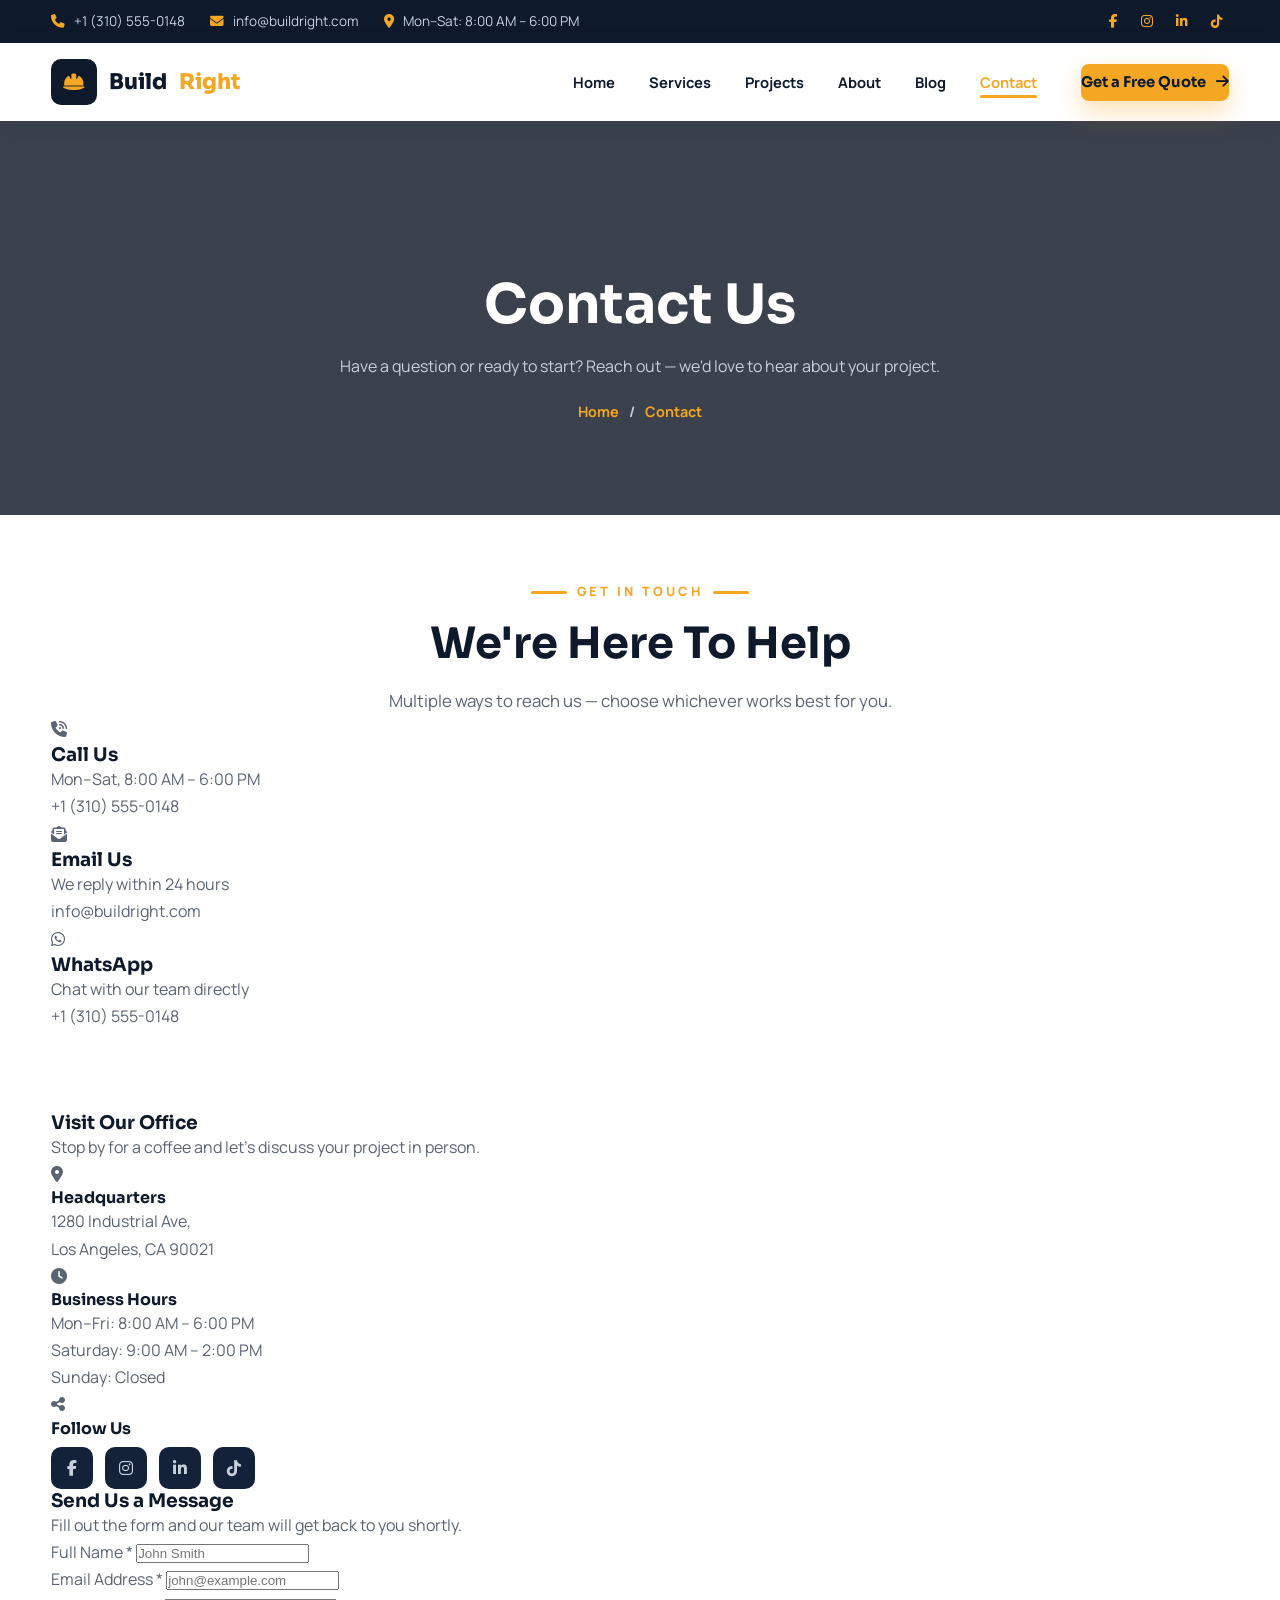
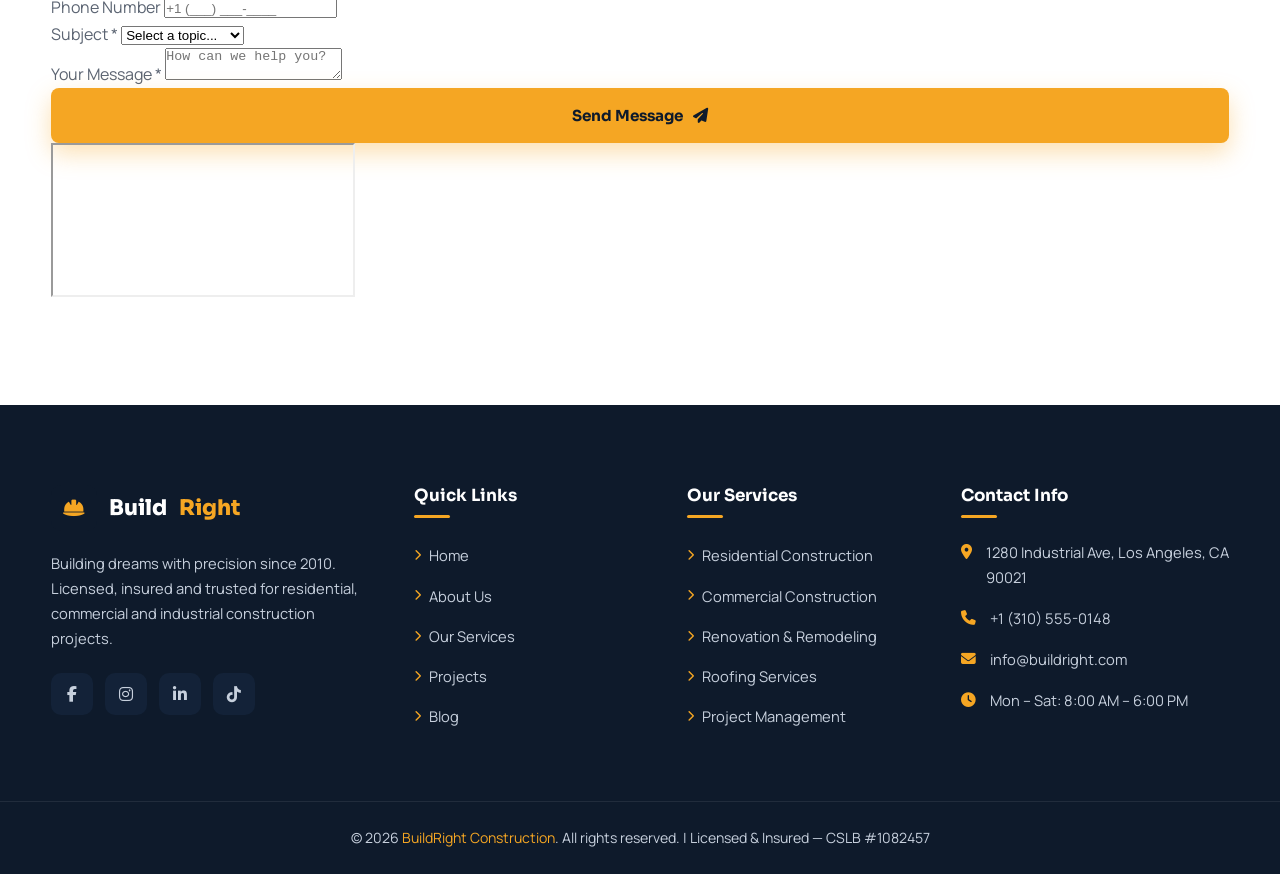
<file: contact.html>
<!DOCTYPE html>
<html lang="en">
<head>
<meta charset="UTF-8">
<meta name="viewport" content="width=device-width, initial-scale=1.0">
<title>BuildRight — Contact Us</title>
<link rel="preconnect" href="https://fonts.googleapis.com">
<link href="https://fonts.googleapis.com/css2?family=Sora:wght@400;600;700;800&family=Manrope:wght@400;500;600;700;800&display=swap" rel="stylesheet">
<link rel="stylesheet" href="https://cdnjs.cloudflare.com/ajax/libs/font-awesome/6.5.1/css/all.min.css">
<link rel="stylesheet" href="css/style.css">
<base target="_blank">
</head>
<body>

<!-- TOPBAR -->
<div class="topbar">
  <div class="container">
    <div>
      <a href="tel:+13105550148"><i class="fa-solid fa-phone"></i> +1 (310) 555-0148</a>
      <a href="mailto:info@buildright.com" style="margin-left:22px"><i class="fa-solid fa-envelope"></i> info@buildright.com</a>
      <span style="margin-left:22px"><i class="fa-solid fa-location-dot"></i> Mon–Sat: 8:00 AM – 6:00 PM</span>
    </div>
    <div class="socials">
      <a href="#"><i class="fa-brands fa-facebook-f"></i></a>
      <a href="#"><i class="fa-brands fa-instagram"></i></a>
      <a href="#"><i class="fa-brands fa-linkedin-in"></i></a>
      <a href="#"><i class="fa-brands fa-tiktok"></i></a>
    </div>
  </div>
</div>

<!-- NAVBAR -->
<nav class="navbar">
  <div class="container">
    <a href="index.html" class="logo">
      <span class="logo-icon"><i class="fa-solid fa-helmet-safety"></i></span>
      Build<span>Right</span>
    </a>
    <ul class="nav-links">
      <li><a href="index.html" class="">Home</a></li>
      <li><a href="services.html" class="">Services</a></li>
      <li><a href="projects.html" class="">Projects</a></li>
      <li><a href="about.html" class="">About</a></li>
      <li><a href="blog.html" class="">Blog</a></li>
      <li><a href="contact.html" class="active">Contact</a></li>
      <li><a href="quote.html" class="nav-cta btn btn-primary" style="color:#0e1a2b">Get a Free Quote <i class="fa-solid fa-arrow-right"></i></a></li>
    </ul>
    <button class="hamburger"><i class="fa-solid fa-bars"></i></button>
  </div>
</nav>

<!-- PAGE HERO -->
<header class="page-hero">
  <div class="container reveal">
    <h1>Contact Us</h1>
    <p>Have a question or ready to start? Reach out — we'd love to hear about your project.</p>
    <div class="breadcrumb"><a href="index.html">Home</a><span>/</span><span style="color:var(--amber)">Contact</span></div>
  </div>
</header>

<!-- CONTACT CARDS -->
<section style="padding-top:60px">
  <div class="container">
    <div class="center reveal">
      <span class="eyebrow">Get In Touch</span>
      <h2 class="section-title">We're Here To Help</h2>
      <p class="section-sub">Multiple ways to reach us — choose whichever works best for you.</p>
    </div>
    <div class="contact-grid">
      <div class="contact-card reveal">
        <div class="c-icon"><i class="fa-solid fa-phone-volume"></i></div>
        <h3>Call Us</h3>
        <p>Mon–Sat, 8:00 AM – 6:00 PM</p>
        <a href="tel:+13105550148">+1 (310) 555-0148</a>
      </div>
      <div class="contact-card reveal">
        <div class="c-icon"><i class="fa-solid fa-envelope-open-text"></i></div>
        <h3>Email Us</h3>
        <p>We reply within 24 hours</p>
        <a href="mailto:info@buildright.com">info@buildright.com</a>
      </div>
      <div class="contact-card reveal">
        <div class="c-icon"><i class="fa-brands fa-whatsapp"></i></div>
        <h3>WhatsApp</h3>
        <p>Chat with our team directly</p>
        <a href="#">+1 (310) 555-0148</a>
      </div>
    </div>

    <!-- FORM + MAP -->
    <div class="form-wrap" style="margin-top:80px">
      <div class="form-side reveal">
        <h3>Visit Our Office</h3>
        <p>Stop by for a coffee and let's discuss your project in person.</p>
        <div class="form-side-item">
          <div class="ic"><i class="fa-solid fa-location-dot"></i></div>
          <div><h4>Headquarters</h4><p>1280 Industrial Ave,<br>Los Angeles, CA 90021</p></div>
        </div>
        <div class="form-side-item">
          <div class="ic"><i class="fa-solid fa-clock"></i></div>
          <div><h4>Business Hours</h4><p>Mon–Fri: 8:00 AM – 6:00 PM<br>Saturday: 9:00 AM – 2:00 PM<br>Sunday: Closed</p></div>
        </div>
        <div class="form-side-item">
          <div class="ic"><i class="fa-solid fa-share-nodes"></i></div>
          <div><h4>Follow Us</h4>
            <div class="footer-socials" style="margin-top:8px">
              <a href="#"><i class="fa-brands fa-facebook-f"></i></a>
              <a href="#"><i class="fa-brands fa-instagram"></i></a>
              <a href="#"><i class="fa-brands fa-linkedin-in"></i></a>
              <a href="#"><i class="fa-brands fa-tiktok"></i></a>
            </div>
          </div>
        </div>
      </div>

      <form class="quote-form reveal" action="#" method="post">
        <h3>Send Us a Message</h3>
        <p>Fill out the form and our team will get back to you shortly.</p>
        <div class="form-row">
          <div class="form-group">
            <label>Full Name <span>*</span></label>
            <input type="text" class="form-control" placeholder="John Smith" required>
          </div>
          <div class="form-group">
            <label>Email Address <span>*</span></label>
            <input type="email" class="form-control" placeholder="john@example.com" required>
          </div>
        </div>
        <div class="form-row">
          <div class="form-group">
            <label>Phone Number</label>
            <input type="tel" class="form-control" placeholder="+1 (___) ___-____">
          </div>
          <div class="form-group">
            <label>Subject <span>*</span></label>
            <select class="form-control" required>
              <option value="">Select a topic...</option>
              <option>General Inquiry</option>
              <option>Project Question</option>
              <option>Request a Quote</option>
              <option>Careers</option>
              <option>Partnership</option>
              <option>Other</option>
            </select>
          </div>
        </div>
        <div class="form-row">
          <div class="form-group full">
            <label>Your Message <span>*</span></label>
            <textarea class="form-control" placeholder="How can we help you?" required></textarea>
          </div>
        </div>
        <button type="submit" class="btn btn-primary" style="width:100%;justify-content:center;padding:18px">
          Send Message <i class="fa-solid fa-paper-plane"></i>
        </button>
      </form>
    </div>

    <!-- MAP -->
    <div class="map-wrap reveal">
      <iframe src="https://www.google.com/maps?q=Los+Angeles+Industrial+Ave&output=embed" loading="lazy" title="Office Location"></iframe>
    </div>
  </div>
</section>

<!-- FOOTER -->
<footer class="footer">
  <div class="container">
    <div class="footer-grid">
      <div>
        <a href="index.html" class="logo">
          <span class="logo-icon"><i class="fa-solid fa-helmet-safety"></i></span>
          Build<span style="color:var(--amber)">Right</span>
        </a>
        <p>Building dreams with precision since 2010. Licensed, insured and trusted for residential, commercial and industrial construction projects.</p>
        <div class="footer-socials">
          <a href="#"><i class="fa-brands fa-facebook-f"></i></a>
          <a href="#"><i class="fa-brands fa-instagram"></i></a>
          <a href="#"><i class="fa-brands fa-linkedin-in"></i></a>
          <a href="#"><i class="fa-brands fa-tiktok"></i></a>
        </div>
      </div>
      <div>
        <h4>Quick Links</h4>
        <ul class="footer-links">
          <li><a href="index.html"><i class="fa-solid fa-chevron-right"></i> Home</a></li>
          <li><a href="about.html"><i class="fa-solid fa-chevron-right"></i> About Us</a></li>
          <li><a href="services.html"><i class="fa-solid fa-chevron-right"></i> Our Services</a></li>
          <li><a href="projects.html"><i class="fa-solid fa-chevron-right"></i> Projects</a></li>
          <li><a href="blog.html"><i class="fa-solid fa-chevron-right"></i> Blog</a></li>
        </ul>
      </div>
      <div>
        <h4>Our Services</h4>
        <ul class="footer-links">
          <li><a href="services.html"><i class="fa-solid fa-chevron-right"></i> Residential Construction</a></li>
          <li><a href="services.html"><i class="fa-solid fa-chevron-right"></i> Commercial Construction</a></li>
          <li><a href="services.html"><i class="fa-solid fa-chevron-right"></i> Renovation & Remodeling</a></li>
          <li><a href="services.html"><i class="fa-solid fa-chevron-right"></i> Roofing Services</a></li>
          <li><a href="services.html"><i class="fa-solid fa-chevron-right"></i> Project Management</a></li>
        </ul>
      </div>
      <div>
        <h4>Contact Info</h4>
        <ul class="footer-contact">
          <li><i class="fa-solid fa-location-dot"></i> 1280 Industrial Ave, Los Angeles, CA 90021</li>
          <li><i class="fa-solid fa-phone"></i> +1 (310) 555-0148</li>
          <li><i class="fa-solid fa-envelope"></i> info@buildright.com</li>
          <li><i class="fa-solid fa-clock"></i> Mon – Sat: 8:00 AM – 6:00 PM</li>
        </ul>
      </div>
    </div>
  </div>
  <div class="footer-bottom">
    <div class="container">© 2026 <span>BuildRight Construction</span>. All rights reserved. | Licensed & Insured — CSLB #1082457</div>
  </div>
</footer>

<button class="back-top"><i class="fa-solid fa-arrow-up"></i></button>
<script src="js/main.js"></script>
</body>
</html>
</file>
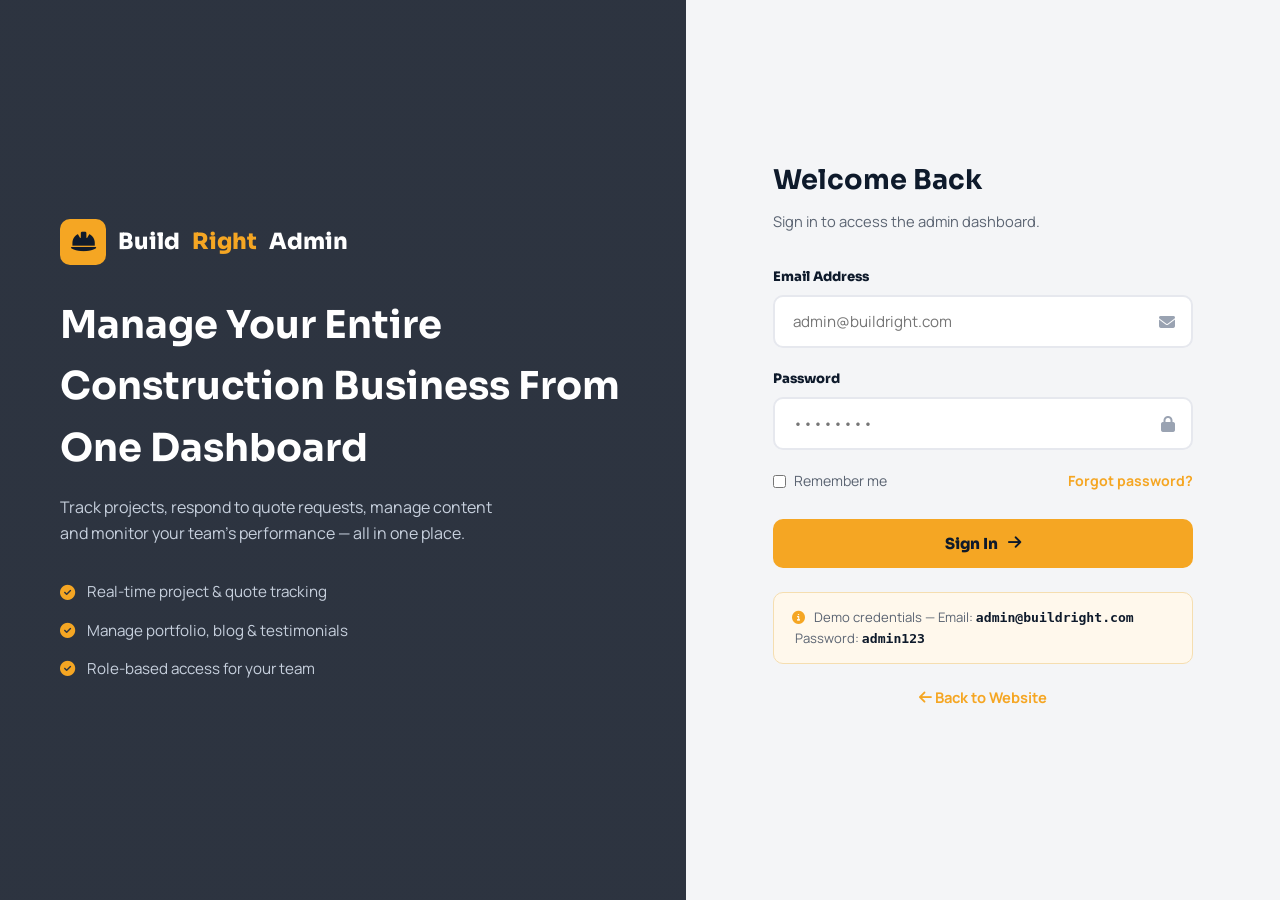
<file: login.html>
<!DOCTYPE html>
<html lang="en">
<head>
<meta charset="UTF-8">
<meta name="viewport" content="width=device-width, initial-scale=1.0">
<title>Admin Login — BuildRight</title>
<link href="https://fonts.googleapis.com/css2?family=Sora:wght@400;600;700;800&family=Manrope:wght@400;500;600;700;800&display=swap" rel="stylesheet">
<link rel="stylesheet" href="https://cdnjs.cloudflare.com/ajax/libs/font-awesome/6.5.1/css/all.min.css">
<style>

/* ============ ADMIN GLOBAL ============ */
:root{
  --navy:#0e1a2b;--navy-2:#132238;--navy-3:#1a2f4a;
  --amber:#f5a623;--amber-2:#ffc14d;
  --bg:#f4f5f7;--white:#ffffff;--text:#5b6472;--heading:#0e1a2b;
  --border:#e6e8ee;--green:#1fa97a;--red:#e05252;--blue:#3b82f6;--purple:#8b5cf6;
  --sidebar-w:260px;--radius:12px;
  --shadow:0 10px 30px rgba(14,26,43,.08);
}
*{margin:0;padding:0;box-sizing:border-box}
body{font-family:'Manrope',sans-serif;background:var(--bg);color:var(--text);line-height:1.6}
a{text-decoration:none;color:inherit}
ul{list-style:none}
h1,h2,h3,h4{font-family:'Sora',sans-serif;color:var(--heading)}

/* ============ LOGIN ============ */
.login-page{display:flex;min-height:100vh}
.login-left{
  flex:1.1;background:linear-gradient(rgba(10,18,32,.85),rgba(10,18,32,.85)),
  url('https://images.unsplash.com/photo-1541888946425-d81bb19240f5?auto=format&fit=crop&w=1200&q=80') center/cover;
  display:flex;flex-direction:column;justify-content:center;padding:60px;color:var(--white);
}
.login-left .logo{color:var(--white);margin-bottom:30px}
.login-left h1{color:var(--white);font-size:2.4rem;margin-bottom:16px}
.login-left p{color:#c7d0dd;max-width:440px}
.login-feats{margin-top:34px;display:grid;gap:14px}
.login-feats li{display:flex;gap:12px;align-items:center;color:#c7d0dd;font-size:.95rem}
.login-feats i{color:var(--amber)}
.login-right{flex:1;display:flex;align-items:center;justify-content:center;padding:40px}
.login-box{width:100%;max-width:420px}
.login-box h2{font-size:1.7rem;margin-bottom:8px}
.login-box>p{font-size:.92rem;margin-bottom:32px}
.a-form-group{margin-bottom:20px}
.a-form-group label{display:block;font-weight:800;font-size:.82rem;color:var(--heading);margin-bottom:8px;font-family:'Sora',sans-serif}
.a-input{
  width:100%;padding:14px 18px;border:2px solid var(--border);border-radius:10px;
  font-family:'Manrope',sans-serif;font-size:.95rem;background:var(--white);outline:none;transition:.3s;
}
.a-input:focus{border-color:var(--amber);box-shadow:0 0 0 4px rgba(245,166,35,.15)}
.a-input-wrap{position:relative}
.a-input-wrap i{position:absolute;right:18px;top:50%;transform:translateY(-50%);color:#9aa3b2}
.login-extras{display:flex;justify-content:space-between;align-items:center;margin-bottom:26px;font-size:.88rem}
.login-extras label{display:flex;gap:8px;align-items:center;cursor:pointer;color:var(--text)}
.login-extras a{color:var(--amber);font-weight:700}
.a-btn{
  display:inline-flex;align-items:center;justify-content:center;gap:10px;width:100%;
  padding:15px;border:none;border-radius:10px;background:var(--amber);color:var(--navy);
  font-family:'Sora',sans-serif;font-weight:800;font-size:.95rem;cursor:pointer;transition:.3s;
}
.a-btn:hover{background:var(--navy);color:var(--white)}
.a-btn.dark{background:var(--navy);color:var(--white)}
.a-btn.dark:hover{background:var(--amber);color:var(--navy)}
.login-hint{margin-top:24px;background:#fff8ec;border:1px solid #f5deb0;border-radius:10px;padding:14px 18px;font-size:.82rem}
.login-hint code{color:var(--navy);font-weight:800}
.login-back{margin-top:22px;text-align:center;font-size:.88rem}
.login-back a{color:var(--amber);font-weight:700}

/* ============ LAYOUT ============ */
.admin-layout{display:flex;min-height:100vh}
.sidebar{
  width:var(--sidebar-w);background:var(--navy);color:#c7d0dd;position:fixed;
  top:0;bottom:0;left:0;z-index:100;display:flex;flex-direction:column;transition:.35s;
}
.sidebar .logo{padding:24px 26px;border-bottom:1px solid rgba(255,255,255,.08);color:var(--white)}
.sidebar .logo span{color:var(--amber)}
.side-label{padding:20px 26px 8px;font-size:.7rem;letter-spacing:2px;text-transform:uppercase;color:#5d6b80;font-weight:800}
.side-nav{flex:1;overflow-y:auto;padding-bottom:20px}
.side-nav a{
  display:flex;align-items:center;gap:14px;padding:13px 26px;font-size:.92rem;font-weight:600;
  border-left:4px solid transparent;transition:.3s;
}
.side-nav a i{width:20px;text-align:center;font-size:1rem}
.side-nav a:hover{background:rgba(255,255,255,.05);color:var(--white)}
.side-nav a.active{background:rgba(245,166,35,.12);color:var(--amber);border-left-color:var(--amber)}
.side-nav .badge{margin-left:auto;background:var(--amber);color:var(--navy);font-size:.7rem;font-weight:800;padding:2px 9px;border-radius:20px}
.sidebar-footer{padding:18px 26px;border-top:1px solid rgba(255,255,255,.08);display:flex;gap:12px;align-items:center}
.sidebar-footer img{width:40px;height:40px;border-radius:10px;object-fit:cover}
.sidebar-footer h4{color:var(--white);font-size:.9rem}
.sidebar-footer p{font-size:.75rem;color:#5d6b80}
.sidebar-footer a{margin-left:auto;color:#5d6b80;transition:.3s}
.sidebar-footer a:hover{color:var(--red)}

.main{flex:1;margin-left:var(--sidebar-w);display:flex;flex-direction:column}
.topbar-admin{
  background:var(--white);padding:16px 34px;display:flex;align-items:center;gap:20px;
  border-bottom:1px solid var(--border);position:sticky;top:0;z-index:90;
}
.topbar-admin .burger{background:none;border:none;font-size:1.3rem;color:var(--heading);cursor:pointer;display:none}
.search-box{position:relative;flex:1;max-width:420px}
.search-box input{
  width:100%;padding:11px 18px 11px 44px;border:2px solid var(--border);border-radius:10px;
  font-family:'Manrope',sans-serif;font-size:.9rem;outline:none;transition:.3s;background:var(--bg);
}
.search-box input:focus{border-color:var(--amber);background:var(--white)}
.search-box i{position:absolute;left:16px;top:50%;transform:translateY(-50%);color:#9aa3b2}
.topbar-right{margin-left:auto;display:flex;align-items:center;gap:18px}
.icon-btn{
  position:relative;width:42px;height:42px;border-radius:10px;border:2px solid var(--border);
  background:var(--white);display:grid;place-items:center;color:var(--heading);cursor:pointer;transition:.3s;
}
.icon-btn:hover{border-color:var(--amber);color:var(--amber)}
.icon-btn .dot{position:absolute;top:8px;right:9px;width:9px;height:9px;border-radius:50%;background:var(--red);border:2px solid var(--white)}
.admin-user{display:flex;align-items:center;gap:12px;cursor:pointer}
.admin-user img{width:42px;height:42px;border-radius:10px;object-fit:cover}
.admin-user h4{font-size:.88rem}
.admin-user p{font-size:.75rem}
.admin-user i{color:#9aa3b2;font-size:.8rem}

.content{padding:34px;flex:1}
.page-head{display:flex;justify-content:space-between;align-items:center;flex-wrap:wrap;gap:16px;margin-bottom:28px}
.page-head h1{font-size:1.6rem}
.page-head p{font-size:.9rem}
.page-head .actions{display:flex;gap:12px}

/* ============ CARDS / STATS ============ */
.stat-cards{display:grid;grid-template-columns:repeat(4,1fr);gap:22px;margin-bottom:28px}
.stat-card{
  background:var(--white);border-radius:var(--radius);padding:26px;border:1px solid var(--border);
  box-shadow:var(--shadow);display:flex;gap:18px;align-items:center;transition:.35s;
}
.stat-card:hover{transform:translateY(-4px)}
.stat-card .ic{width:58px;height:58px;border-radius:14px;display:grid;place-items:center;font-size:1.4rem}
.stat-card h2{font-size:1.7rem}
.stat-card p{font-size:.84rem;font-weight:700}
.stat-card .trend{font-size:.76rem;font-weight:800;margin-top:2px}
.trend.up{color:var(--green)}.trend.down{color:var(--red)}
.ic.amber{background:rgba(245,166,35,.15);color:var(--amber)}
.ic.green{background:rgba(31,169,122,.13);color:var(--green)}
.ic.blue{background:rgba(59,130,246,.13);color:var(--blue)}
.ic.purple{background:rgba(139,92,246,.13);color:var(--purple)}

.panel{
  background:var(--white);border-radius:var(--radius);border:1px solid var(--border);
  box-shadow:var(--shadow);margin-bottom:28px;overflow:hidden;
}
.panel-head{
  padding:20px 26px;display:flex;justify-content:space-between;align-items:center;
  border-bottom:1px solid var(--border);flex-wrap:wrap;gap:12px;
}
.panel-head h3{font-size:1.05rem}
.panel-head .link{color:var(--amber);font-weight:800;font-size:.85rem}
.grid-2{display:grid;grid-template-columns:1.6fr 1fr;gap:28px}
.grid-2-equal{display:grid;grid-template-columns:1fr 1fr;gap:28px}

/* ============ TABLE ============ */
.table-wrap{overflow-x:auto}
table{width:100%;border-collapse:collapse;min-width:760px}
th{
  text-align:left;padding:14px 26px;font-family:'Sora',sans-serif;font-size:.75rem;
  text-transform:uppercase;letter-spacing:1px;color:#9aa3b2;border-bottom:1px solid var(--border);
  background:#fafbfc;
}
td{padding:16px 26px;font-size:.9rem;border-bottom:1px solid var(--border);vertical-align:middle}
tr:last-child td{border-bottom:none}
tbody tr{transition:.25s}
tbody tr:hover{background:#fafbfc}
.t-user{display:flex;align-items:center;gap:12px}
.t-user img{width:38px;height:38px;border-radius:10px;object-fit:cover}
.t-user h4{font-size:.9rem}
.t-user span{font-size:.76rem;color:#9aa3b2}
.pill{
  display:inline-block;padding:5px 14px;border-radius:50px;font-size:.74rem;font-weight:800;
}
.pill.green{background:rgba(31,169,122,.13);color:var(--green)}
.pill.amber{background:rgba(245,166,35,.15);color:#c47f0e}
.pill.red{background:rgba(224,82,82,.12);color:var(--red)}
.pill.blue{background:rgba(59,130,246,.12);color:var(--blue)}
.pill.gray{background:rgba(100,116,139,.12);color:#64748b}
.row-actions{display:flex;gap:8px}
.row-actions button{
  width:34px;height:34px;border-radius:8px;border:1px solid var(--border);background:var(--white);
  cursor:pointer;transition:.3s;font-size:.85rem;
}
.row-actions .edit:hover{background:var(--blue);color:var(--white);border-color:var(--blue)}
.row-actions .del:hover{background:var(--red);color:var(--white);border-color:var(--red)}
.row-actions .view:hover{background:var(--green);color:var(--white);border-color:var(--green)}

/* ============ CHART / ACTIVITY ============ */
.chart-box{padding:20px 26px}
.activity-list{padding:10px 26px 22px}
.activity-item{display:flex;gap:16px;padding:14px 0;border-bottom:1px solid var(--border)}
.activity-item:last-child{border-bottom:none}
.activity-item .a-ic{
  min-width:40px;height:40px;border-radius:10px;display:grid;place-items:center;font-size:.9rem;
}
.activity-item h4{font-size:.9rem}
.activity-item p{font-size:.8rem}
.progress-row{margin-bottom:18px}
.progress-row .pr-head{display:flex;justify-content:space-between;font-size:.86rem;font-weight:700;color:var(--heading);margin-bottom:8px}
.progress-row .pr-head span:last-child{color:var(--amber)}
.progress{height:9px;border-radius:20px;background:var(--bg);overflow:hidden}
.progress i{display:block;height:100%;border-radius:20px;background:var(--amber)}

/* ============ MOBILE ============ */
.sidebar-overlay{display:none;position:fixed;inset:0;background:rgba(10,18,32,.5);z-index:99}
@media(max-width:1024px){
  .stat-cards{grid-template-columns:repeat(2,1fr)}
  .grid-2,.grid-2-equal{grid-template-columns:1fr}
}
@media(max-width:768px){
  .sidebar{transform:translateX(-100%)}
  .sidebar.open{transform:translateX(0)}
  .main{margin-left:0}
  .topbar-admin .burger{display:block}
  .stat-cards{grid-template-columns:1fr}
  .content{padding:20px}
  .login-left{display:none}
  .admin-user div{display:none}
}

</style>
<base target="_blank">
</head>
<body>
<div class="login-page">
  <div class="login-left">
    <a href="../index.html" class="logo" style="display:flex;align-items:center;gap:12px;font-family:'Sora',sans-serif;font-weight:800;font-size:1.4rem">
      <span style="width:46px;height:46px;border-radius:10px;background:var(--amber);display:grid;place-items:center;color:var(--navy)"><i class="fa-solid fa-helmet-safety"></i></span>
      Build<span style="color:var(--amber)">Right</span> Admin
    </a>
    <h1>Manage Your Entire Construction Business From One Dashboard</h1>
    <p>Track projects, respond to quote requests, manage content and monitor your team's performance — all in one place.</p>
    <ul class="login-feats">
      <li><i class="fa-solid fa-circle-check"></i> Real-time project &amp; quote tracking</li>
      <li><i class="fa-solid fa-circle-check"></i> Manage portfolio, blog &amp; testimonials</li>
      <li><i class="fa-solid fa-circle-check"></i> Role-based access for your team</li>
    </ul>
  </div>
  <div class="login-right">
    <div class="login-box">
      <h2>Welcome Back</h2>
      <p>Sign in to access the admin dashboard.</p>
      <form action="index.html" method="get">
        <div class="a-form-group">
          <label>Email Address</label>
          <div class="a-input-wrap">
            <input type="email" class="a-input" placeholder="admin@buildright.com" required>
            <i class="fa-solid fa-envelope"></i>
          </div>
        </div>
        <div class="a-form-group">
          <label>Password</label>
          <div class="a-input-wrap">
            <input type="password" class="a-input" placeholder="••••••••" required>
            <i class="fa-solid fa-lock"></i>
          </div>
        </div>
        <div class="login-extras">
          <label><input type="checkbox"> Remember me</label>
          <a href="#" data-demo="Password reset link sent to your email.">Forgot password?</a>
        </div>
        <button type="submit" class="a-btn">Sign In <i class="fa-solid fa-arrow-right"></i></button>
      </form>
      <div class="login-hint">
        <i class="fa-solid fa-circle-info" style="color:var(--amber);margin-right:6px"></i>
        Demo credentials — Email: <code>admin@buildright.com</code> &nbsp;Password: <code>admin123</code>
      </div>
      <p class="login-back"><a href="../index.html"><i class="fa-solid fa-arrow-left"></i> Back to Website</a></p>
    </div>
  </div>
</div>
<script>

// Sidebar mobile toggle
const burger = document.querySelector('.burger');
const sidebar = document.querySelector('.sidebar');
const overlay = document.querySelector('.sidebar-overlay');
if (burger) {
  burger.addEventListener('click', () => {
    sidebar.classList.toggle('open');
    overlay.style.display = sidebar.classList.contains('open') ? 'block' : 'none';
  });
  overlay.addEventListener('click', () => {
    sidebar.classList.remove('open');
    overlay.style.display = 'none';
  });
}

// Table row delete (demo)
document.querySelectorAll('.row-actions .del').forEach(btn => {
  btn.addEventListener('click', () => {
    if (confirm('Delete this record?')) btn.closest('tr').remove();
  });
});

// Simple demo alert for action buttons
document.querySelectorAll('[data-demo]').forEach(el => {
  el.addEventListener('click', e => {
    e.preventDefault();
    alert(el.dataset.demo);
  });
});

// Counter animation
const counters = document.querySelectorAll('.counter');
const runCounter = (el) => {
  const target = +el.dataset.target;
  const duration = 1600, start = performance.now();
  const tick = (now) => {
    const p = Math.min((now - start) / duration, 1);
    el.textContent = Math.floor(p * target);
    if (p < 1) requestAnimationFrame(tick);
  };
  requestAnimationFrame(tick);
};
const co = new IntersectionObserver(es => es.forEach(e => {
  if (e.isIntersecting) { runCounter(e.target); co.unobserve(e.target); }
}), { threshold: .5 });
counters.forEach(c => co.observe(c));

</script>
</body>
</html>
</file>
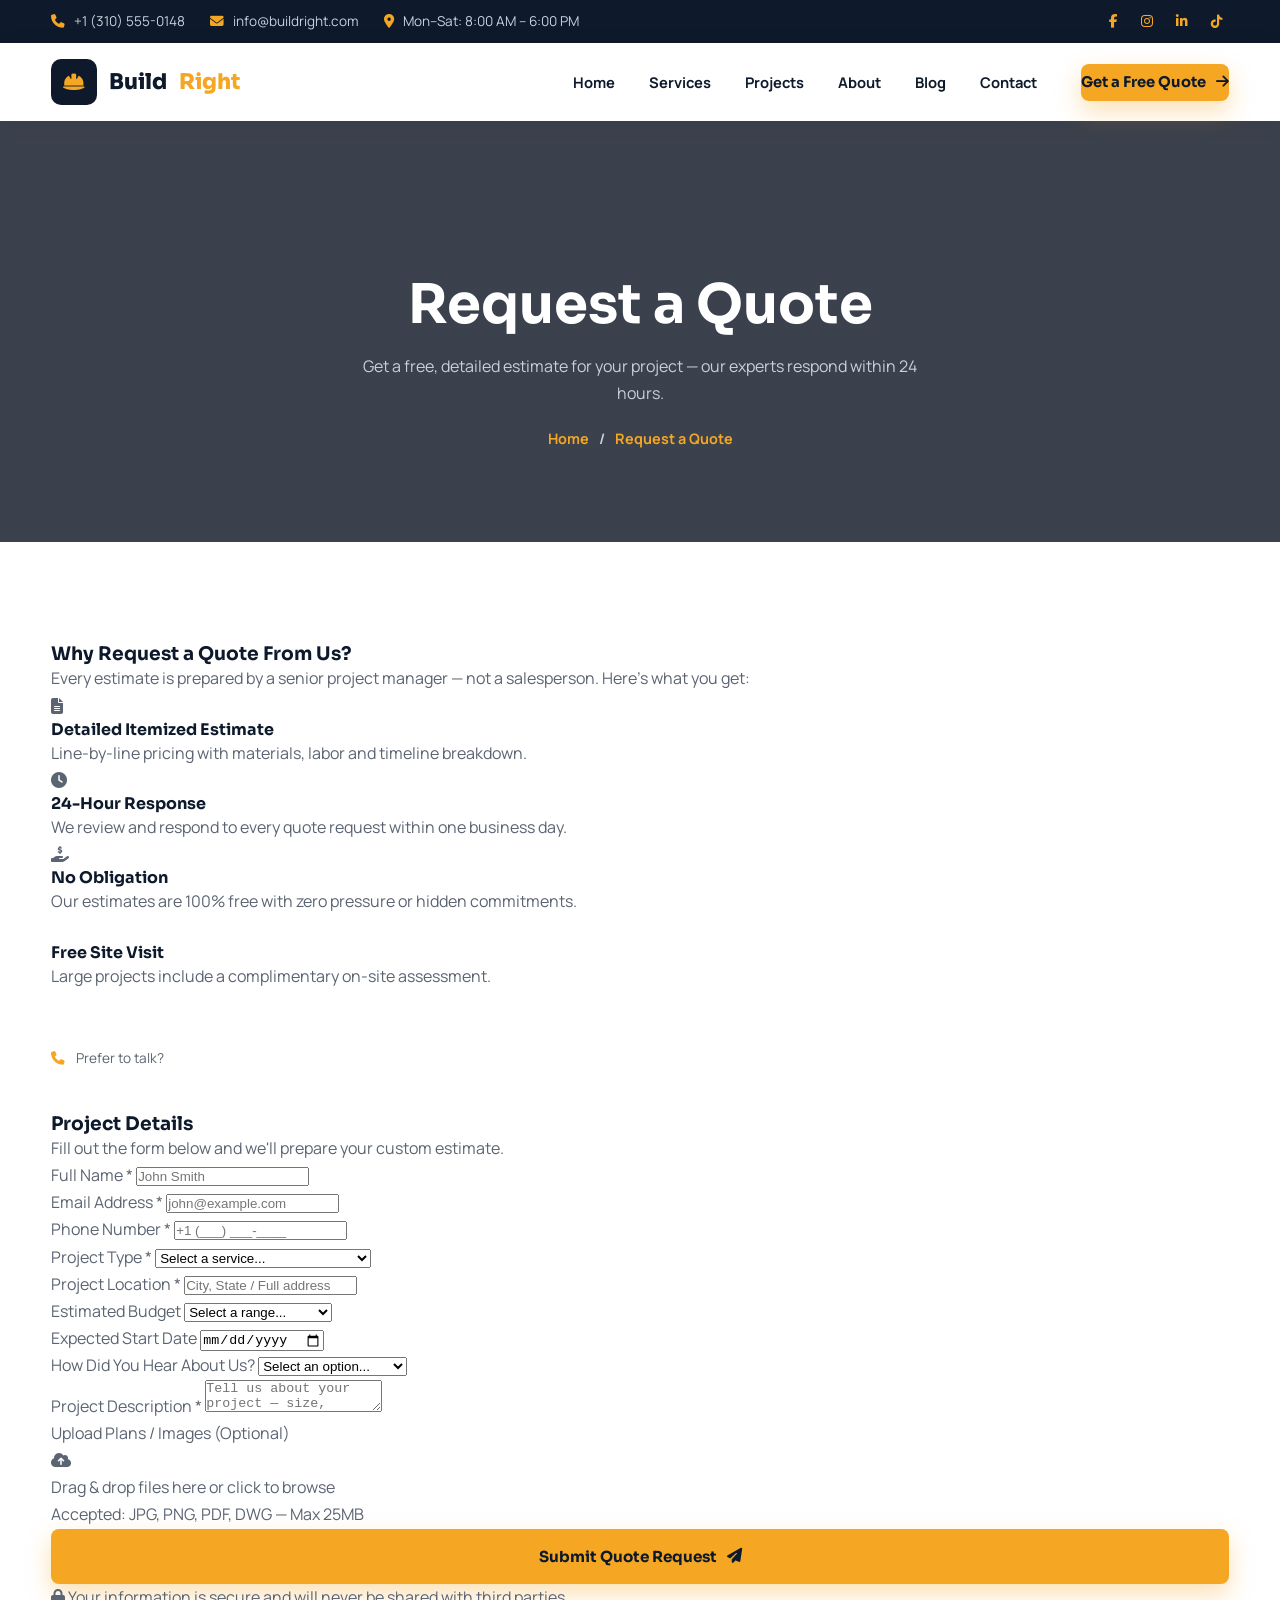
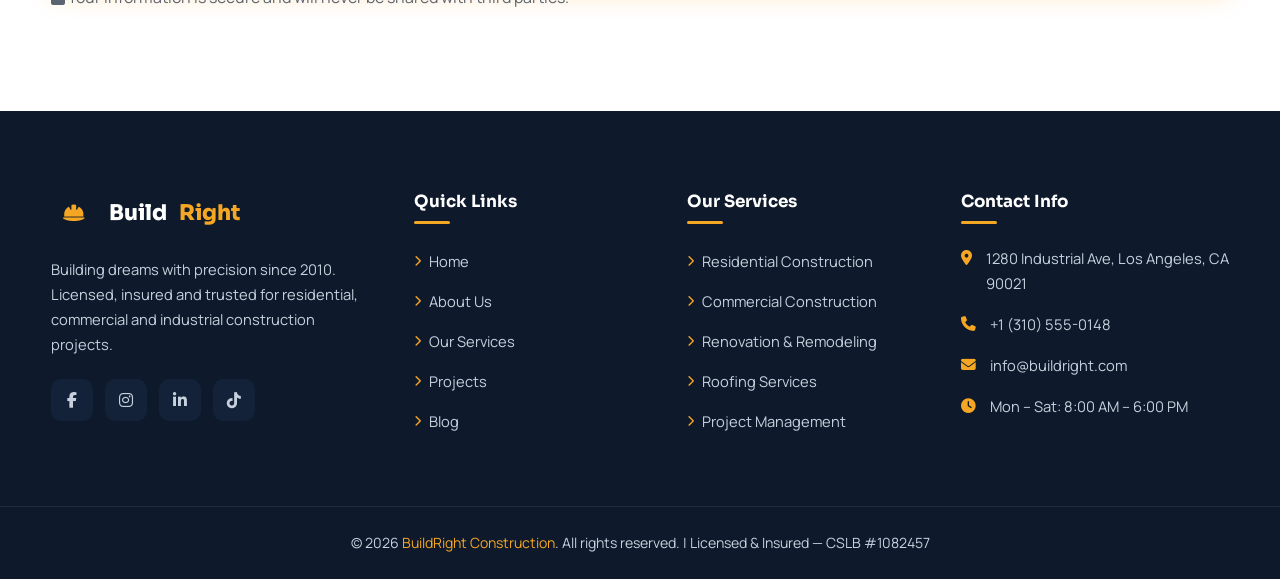
<file: quote.html>
<!DOCTYPE html>
<html lang="en">
<head>
<meta charset="UTF-8">
<meta name="viewport" content="width=device-width, initial-scale=1.0">
<title>BuildRight — Request a Quote</title>
<link rel="preconnect" href="https://fonts.googleapis.com">
<link href="https://fonts.googleapis.com/css2?family=Sora:wght@400;600;700;800&family=Manrope:wght@400;500;600;700;800&display=swap" rel="stylesheet">
<link rel="stylesheet" href="https://cdnjs.cloudflare.com/ajax/libs/font-awesome/6.5.1/css/all.min.css">
<link rel="stylesheet" href="css/style.css">
<base target="_blank">
</head>
<body>

<!-- TOPBAR -->
<div class="topbar">
  <div class="container">
    <div>
      <a href="tel:+13105550148"><i class="fa-solid fa-phone"></i> +1 (310) 555-0148</a>
      <a href="mailto:info@buildright.com" style="margin-left:22px"><i class="fa-solid fa-envelope"></i> info@buildright.com</a>
      <span style="margin-left:22px"><i class="fa-solid fa-location-dot"></i> Mon–Sat: 8:00 AM – 6:00 PM</span>
    </div>
    <div class="socials">
      <a href="#"><i class="fa-brands fa-facebook-f"></i></a>
      <a href="#"><i class="fa-brands fa-instagram"></i></a>
      <a href="#"><i class="fa-brands fa-linkedin-in"></i></a>
      <a href="#"><i class="fa-brands fa-tiktok"></i></a>
    </div>
  </div>
</div>

<!-- NAVBAR -->
<nav class="navbar">
  <div class="container">
    <a href="index.html" class="logo">
      <span class="logo-icon"><i class="fa-solid fa-helmet-safety"></i></span>
      Build<span>Right</span>
    </a>
    <ul class="nav-links">
      <li><a href="index.html" class="">Home</a></li>
      <li><a href="services.html" class="">Services</a></li>
      <li><a href="projects.html" class="">Projects</a></li>
      <li><a href="about.html" class="">About</a></li>
      <li><a href="blog.html" class="">Blog</a></li>
      <li><a href="contact.html" class="">Contact</a></li>
      <li><a href="quote.html" class="nav-cta btn btn-primary" style="color:#0e1a2b">Get a Free Quote <i class="fa-solid fa-arrow-right"></i></a></li>
    </ul>
    <button class="hamburger"><i class="fa-solid fa-bars"></i></button>
  </div>
</nav>

<!-- PAGE HERO -->
<header class="page-hero">
  <div class="container reveal">
    <h1>Request a Quote</h1>
    <p>Get a free, detailed estimate for your project — our experts respond within 24 hours.</p>
    <div class="breadcrumb"><a href="index.html">Home</a><span>/</span><span style="color:var(--amber)">Request a Quote</span></div>
  </div>
</header>

<!-- QUOTE FORM -->
<section class="form-section">
  <div class="container">
    <div class="form-wrap">
      <!-- SIDE INFO -->
      <aside class="form-side reveal">
        <h3>Why Request a Quote From Us?</h3>
        <p>Every estimate is prepared by a senior project manager — not a salesperson. Here's what you get:</p>
        <div class="form-side-item">
          <div class="ic"><i class="fa-solid fa-file-lines"></i></div>
          <div><h4>Detailed Itemized Estimate</h4><p>Line-by-line pricing with materials, labor and timeline breakdown.</p></div>
        </div>
        <div class="form-side-item">
          <div class="ic"><i class="fa-solid fa-clock"></i></div>
          <div><h4>24-Hour Response</h4><p>We review and respond to every quote request within one business day.</p></div>
        </div>
        <div class="form-side-item">
          <div class="ic"><i class="fa-solid fa-hand-holding-dollar"></i></div>
          <div><h4>No Obligation</h4><p>Our estimates are 100% free with zero pressure or hidden commitments.</p></div>
        </div>
        <div class="form-side-item">
          <div class="ic"><i class="fa-solid fa-user-helmet-safety"></i></div>
          <div><h4>Free Site Visit</h4><p>Large projects include a complimentary on-site assessment.</p></div>
        </div>
        <hr style="border:none;border-top:1px solid rgba(255,255,255,.1);margin:28px 0">
        <p style="font-size:.85rem;margin-bottom:6px"><i class="fa-solid fa-phone" style="color:var(--amber);margin-right:8px"></i> Prefer to talk?</p>
        <a href="tel:+13105550148" style="color:var(--white);font-family:'Sora',sans-serif;font-weight:800;font-size:1.3rem">+1 (310) 555-0148</a>
      </aside>

      <!-- FORM -->
      <form class="quote-form reveal" action="#" method="post">
        <h3>Project Details</h3>
        <p>Fill out the form below and we'll prepare your custom estimate.</p>

        <div class="form-row">
          <div class="form-group">
            <label>Full Name <span>*</span></label>
            <input type="text" class="form-control" placeholder="John Smith" required>
          </div>
          <div class="form-group">
            <label>Email Address <span>*</span></label>
            <input type="email" class="form-control" placeholder="john@example.com" required>
          </div>
        </div>

        <div class="form-row">
          <div class="form-group">
            <label>Phone Number <span>*</span></label>
            <input type="tel" class="form-control" placeholder="+1 (___) ___-____" required>
          </div>
          <div class="form-group">
            <label>Project Type <span>*</span></label>
            <select class="form-control" required>
              <option value="">Select a service...</option>
              <option>New Home Construction</option>
              <option>Commercial Construction</option>
              <option>Industrial Construction</option>
              <option>Renovation & Remodeling</option>
              <option>Kitchen & Bathroom Remodeling</option>
              <option>Roofing</option>
              <option>Concrete & Foundation</option>
              <option>Interior Finishing</option>
              <option>Other</option>
            </select>
          </div>
        </div>

        <div class="form-row">
          <div class="form-group">
            <label>Project Location <span>*</span></label>
            <input type="text" class="form-control" placeholder="City, State / Full address" required>
          </div>
          <div class="form-group">
            <label>Estimated Budget</label>
            <select class="form-control">
              <option value="">Select a range...</option>
              <option>Under $25,000</option>
              <option>$25,000 – $75,000</option>
              <option>$75,000 – $150,000</option>
              <option>$150,000 – $500,000</option>
              <option>$500,000+</option>
            </select>
          </div>
        </div>

        <div class="form-row">
          <div class="form-group">
            <label>Expected Start Date</label>
            <input type="date" class="form-control">
          </div>
          <div class="form-group">
            <label>How Did You Hear About Us?</label>
            <select class="form-control">
              <option value="">Select an option...</option>
              <option>Google Search</option>
              <option>Referral / Friend</option>
              <option>Social Media</option>
              <option>Online Ad</option>
              <option>Saw Our Sign / Truck</option>
              <option>Other</option>
            </select>
          </div>
        </div>

        <div class="form-row">
          <div class="form-group full">
            <label>Project Description <span>*</span></label>
            <textarea class="form-control" placeholder="Tell us about your project — size, goals, style preferences, any specific requirements..." required></textarea>
          </div>
        </div>

        <div class="form-row">
          <div class="form-group full">
            <label>Upload Plans / Images (Optional)</label>
            <div class="upload-box">
              <i class="fa-solid fa-cloud-arrow-up"></i>
              <p>Drag & drop files here or click to browse</p>
              <span>Accepted: JPG, PNG, PDF, DWG — Max 25MB</span>
              <input type="file" hidden multiple>
            </div>
          </div>
        </div>

        <button type="submit" class="btn btn-primary" style="width:100%;justify-content:center;padding:18px">
          Submit Quote Request <i class="fa-solid fa-paper-plane"></i>
        </button>
        <p class="form-note"><i class="fa-solid fa-lock"></i> Your information is secure and will never be shared with third parties.</p>
      </form>
    </div>
  </div>
</section>

<!-- FOOTER -->
<footer class="footer">
  <div class="container">
    <div class="footer-grid">
      <div>
        <a href="index.html" class="logo">
          <span class="logo-icon"><i class="fa-solid fa-helmet-safety"></i></span>
          Build<span style="color:var(--amber)">Right</span>
        </a>
        <p>Building dreams with precision since 2010. Licensed, insured and trusted for residential, commercial and industrial construction projects.</p>
        <div class="footer-socials">
          <a href="#"><i class="fa-brands fa-facebook-f"></i></a>
          <a href="#"><i class="fa-brands fa-instagram"></i></a>
          <a href="#"><i class="fa-brands fa-linkedin-in"></i></a>
          <a href="#"><i class="fa-brands fa-tiktok"></i></a>
        </div>
      </div>
      <div>
        <h4>Quick Links</h4>
        <ul class="footer-links">
          <li><a href="index.html"><i class="fa-solid fa-chevron-right"></i> Home</a></li>
          <li><a href="about.html"><i class="fa-solid fa-chevron-right"></i> About Us</a></li>
          <li><a href="services.html"><i class="fa-solid fa-chevron-right"></i> Our Services</a></li>
          <li><a href="projects.html"><i class="fa-solid fa-chevron-right"></i> Projects</a></li>
          <li><a href="blog.html"><i class="fa-solid fa-chevron-right"></i> Blog</a></li>
        </ul>
      </div>
      <div>
        <h4>Our Services</h4>
        <ul class="footer-links">
          <li><a href="services.html"><i class="fa-solid fa-chevron-right"></i> Residential Construction</a></li>
          <li><a href="services.html"><i class="fa-solid fa-chevron-right"></i> Commercial Construction</a></li>
          <li><a href="services.html"><i class="fa-solid fa-chevron-right"></i> Renovation & Remodeling</a></li>
          <li><a href="services.html"><i class="fa-solid fa-chevron-right"></i> Roofing Services</a></li>
          <li><a href="services.html"><i class="fa-solid fa-chevron-right"></i> Project Management</a></li>
        </ul>
      </div>
      <div>
        <h4>Contact Info</h4>
        <ul class="footer-contact">
          <li><i class="fa-solid fa-location-dot"></i> 1280 Industrial Ave, Los Angeles, CA 90021</li>
          <li><i class="fa-solid fa-phone"></i> +1 (310) 555-0148</li>
          <li><i class="fa-solid fa-envelope"></i> info@buildright.com</li>
          <li><i class="fa-solid fa-clock"></i> Mon – Sat: 8:00 AM – 6:00 PM</li>
        </ul>
      </div>
    </div>
  </div>
  <div class="footer-bottom">
    <div class="container">© 2026 <span>BuildRight Construction</span>. All rights reserved. | Licensed & Insured — CSLB #1082457</div>
  </div>
</footer>

<button class="back-top"><i class="fa-solid fa-arrow-up"></i></button>
<script src="js/main.js"></script>
</body>
</html>
</file>
<file: css/style.css>
/* ============ GLOBAL ============ */
:root{
  --navy:#0e1a2b;
  --navy-2:#132238;
  --navy-3:#1a2f4a;
  --amber:#f5a623;
  --amber-2:#ffc14d;
  --white:#ffffff;
  --off:#f6f4ef;
  --text:#5b6472;
  --heading:#0e1a2b;
  --border:#e6e2d8;
  --radius:14px;
  --shadow:0 20px 50px rgba(14,26,43,.12);
  --shadow-sm:0 8px 24px rgba(14,26,43,.08);
}
*{margin:0;padding:0;box-sizing:border-box}
html{scroll-behavior:smooth}
body{
  font-family:'Manrope',sans-serif;
  color:var(--text);
  background:var(--white);
  line-height:1.7;
  overflow-x:hidden;
}
h1,h2,h3,h4{font-family:'Sora',sans-serif;color:var(--heading);line-height:1.25}
img{max-width:100%;display:block}
a{text-decoration:none;color:inherit}
ul{list-style:none}
.container{width:min(1200px,92%);margin:0 auto}
section{padding:100px 0}

.eyebrow{
  display:inline-flex;align-items:center;gap:10px;
  color:var(--amber);font-weight:800;letter-spacing:3px;
  text-transform:uppercase;font-size:.8rem;margin-bottom:14px;
}
.eyebrow::before{content:"";width:36px;height:3px;background:var(--amber);border-radius:2px}
.section-title{font-size:clamp(1.9rem,3.5vw,2.7rem);margin-bottom:16px}
.section-sub{max-width:640px;font-size:1.05rem}
.center{text-align:center}
.center .section-sub{margin:0 auto}
.center .eyebrow::after{content:"";width:36px;height:3px;background:var(--amber);border-radius:2px}

.btn{
  display:inline-flex;align-items:center;gap:10px;
  padding:15px 32px;border-radius:8px;font-weight:700;font-size:.95rem;
  cursor:pointer;border:none;transition:.35s;font-family:'Sora',sans-serif;
}
.btn-primary{background:var(--amber);color:var(--navy);box-shadow:0 10px 25px rgba(245,166,35,.35)}
.btn-primary:hover{background:var(--navy);color:var(--white);transform:translateY(-3px)}
.btn-outline{background:transparent;color:var(--white);border:2px solid rgba(255,255,255,.45)}
.btn-outline:hover{background:var(--white);color:var(--navy);transform:translateY(-3px)}
.btn-dark{background:var(--navy);color:var(--white)}
.btn-dark:hover{background:var(--amber);color:var(--navy);transform:translateY(-3px)}

/* ============ TOPBAR ============ */
.topbar{background:var(--navy);color:#c7d0dd;font-size:.85rem;padding:10px 0}
.topbar .container{display:flex;justify-content:space-between;align-items:center;flex-wrap:wrap;gap:8px}
.topbar a{color:#c7d0dd;transition:.3s}
.topbar a:hover{color:var(--amber)}
.topbar i{color:var(--amber);margin-right:6px}
.topbar .socials a{margin-left:14px}

/* ============ NAVBAR ============ */
.navbar{
  position:sticky;top:0;z-index:1000;background:rgba(255,255,255,.97);
  backdrop-filter:blur(10px);box-shadow:0 2px 20px rgba(14,26,43,.06);
}
.navbar .container{display:flex;align-items:center;justify-content:space-between;height:78px}
.logo{display:flex;align-items:center;gap:12px;font-family:'Sora',sans-serif;font-size:1.35rem;font-weight:800;color:var(--heading)}
.logo-icon{
  width:46px;height:46px;border-radius:10px;background:var(--navy);
  display:grid;place-items:center;color:var(--amber);font-size:1.2rem;
}
.logo span{color:var(--amber)}
.nav-links{display:flex;gap:34px;align-items:center}
.nav-links a{font-weight:700;font-size:.92rem;color:var(--heading);position:relative;padding:6px 0}
.nav-links a::after{content:"";position:absolute;left:0;bottom:0;width:0;height:3px;background:var(--amber);border-radius:2px;transition:.35s}
.nav-links a:hover::after,.nav-links a.active::after{width:100%}
.nav-links a.active{color:var(--amber)}
.nav-cta{margin-left:10px;padding:12px 26px}
.hamburger{display:none;background:none;border:none;font-size:1.6rem;color:var(--heading);cursor:pointer}

/* ============ HERO ============ */
.hero{
  position:relative;min-height:92vh;display:flex;align-items:center;
  background:linear-gradient(rgba(10,18,32,.78),rgba(10,18,32,.78)),
  url('https://images.unsplash.com/photo-1541888946425-d81bb19240f5?auto=format&fit=crop&w=1920&q=80') center/cover;
  color:var(--white);padding:140px 0 100px;
}
.hero-content{max-width:680px}
.hero .tag{
  display:inline-flex;align-items:center;gap:10px;background:rgba(245,166,35,.15);
  border:1px solid rgba(245,166,35,.4);color:var(--amber-2);padding:9px 20px;
  border-radius:50px;font-size:.85rem;font-weight:700;margin-bottom:26px;
}
.hero h1{font-size:clamp(2.4rem,5.5vw,4rem);color:var(--white);margin-bottom:22px}
.hero h1 .accent{color:var(--amber)}
.hero p{font-size:1.1rem;color:#c7d0dd;margin-bottom:36px;max-width:560px}
.hero-btns{display:flex;gap:16px;flex-wrap:wrap}
.hero-cards{
  display:grid;grid-template-columns:repeat(3,1fr);gap:24px;margin-top:70px;
}
.hero-card{
  background:rgba(255,255,255,.06);border:1px solid rgba(255,255,255,.12);
  backdrop-filter:blur(8px);padding:26px;border-radius:var(--radius);transition:.4s;
}
.hero-card:hover{background:rgba(245,166,35,.12);transform:translateY(-6px);border-color:var(--amber)}
.hero-card i{font-size:1.8rem;color:var(--amber);margin-bottom:14px}
.hero-card h3{color:var(--white);font-size:1.05rem;margin-bottom:6px}
.hero-card p{font-size:.88rem;color:#c7d0dd;margin:0}

/* ============ STATS ============ */
.stats{background:var(--amber);padding:56px 0}
.stats .container{display:grid;grid-template-columns:repeat(4,1fr);gap:30px;text-align:center}
.stat h2{font-size:clamp(2.2rem,4vw,3.2rem);color:var(--navy)}
.stat p{font-weight:800;color:rgba(14,26,43,.75);text-transform:uppercase;letter-spacing:2px;font-size:.8rem}

/* ============ SERVICES PREVIEW / GRID ============ */
.services-section{background:var(--off)}
.services-grid{display:grid;grid-template-columns:repeat(3,1fr);gap:28px;margin-top:56px}
.service-card{
  background:var(--white);border-radius:var(--radius);overflow:hidden;
  box-shadow:var(--shadow-sm);transition:.45s;position:relative;border:1px solid var(--border);
}
.service-card:hover{transform:translateY(-10px);box-shadow:var(--shadow)}
.service-img{height:220px;overflow:hidden;position:relative}
.service-img img{width:100%;height:100%;object-fit:cover;transition:.7s}
.service-card:hover .service-img img{transform:scale(1.1)}
.service-img .num{
  position:absolute;bottom:-24px;right:24px;width:56px;height:56px;border-radius:12px;
  background:var(--amber);color:var(--navy);display:grid;place-items:center;
  font-family:'Sora',sans-serif;font-weight:800;font-size:1.2rem;box-shadow:0 10px 20px rgba(245,166,35,.4);
}
.service-body{padding:34px 28px 30px}
.service-body h3{font-size:1.25rem;margin-bottom:10px}
.service-body p{font-size:.94rem;margin-bottom:18px}
.service-link{font-weight:800;color:var(--navy);font-size:.9rem;display:inline-flex;align-items:center;gap:8px;transition:.3s}
.service-link i{transition:.3s;color:var(--amber)}
.service-link:hover{color:var(--amber)}
.service-link:hover i{transform:translateX(6px)}

/* ============ WHY US ============ */
.why-us .container{display:grid;grid-template-columns:1fr 1fr;gap:70px;align-items:center}
.why-img{position:relative}
.why-img .main{border-radius:var(--radius);box-shadow:var(--shadow);height:520px;width:100%;object-fit:cover}
.experience-badge{
  position:absolute;bottom:-30px;left:-30px;background:var(--navy);color:var(--white);
  padding:30px 34px;border-radius:var(--radius);text-align:center;box-shadow:var(--shadow);
  border-bottom:5px solid var(--amber);
}
.experience-badge h2{color:var(--amber);font-size:2.6rem}
.experience-badge p{font-size:.85rem;color:#c7d0dd;font-weight:700}
.why-list{margin-top:34px;display:grid;gap:22px}
.why-item{display:flex;gap:18px;align-items:flex-start}
.why-item .ic{
  min-width:54px;height:54px;border-radius:12px;background:rgba(245,166,35,.14);
  display:grid;place-items:center;color:var(--amber);font-size:1.3rem;
}
.why-item h4{font-size:1.05rem;margin-bottom:4px}
.why-item p{font-size:.92rem}

/* ============ PROCESS ============ */
.process{background:var(--navy);color:#c7d0dd;position:relative;overflow:hidden}
.process::before{
  content:"\f085";font-family:"Font Awesome 6 Free";font-weight:900;
  position:absolute;right:-40px;top:-40px;font-size:26rem;color:rgba(255,255,255,.03);
}
.process .section-title{color:var(--white)}
.process-grid{display:grid;grid-template-columns:repeat(4,1fr);gap:26px;margin-top:60px}
.process-card{
  background:var(--navy-2);border:1px solid rgba(255,255,255,.08);border-radius:var(--radius);
  padding:36px 28px;transition:.4s;position:relative;
}
.process-card:hover{background:var(--navy-3);transform:translateY(-8px);border-color:var(--amber)}
.process-card .step{font-family:'Sora',sans-serif;font-size:3rem;font-weight:800;color:transparent;-webkit-text-stroke:1.5px var(--amber);margin-bottom:16px}
.process-card h3{color:var(--white);font-size:1.1rem;margin-bottom:10px}
.process-card p{font-size:.9rem}

/* ============ TESTIMONIALS ============ */
.testimonials{background:var(--off)}
.testi-grid{display:grid;grid-template-columns:repeat(3,1fr);gap:28px;margin-top:56px}
.testi-card{
  background:var(--white);border-radius:var(--radius);padding:36px 30px;
  box-shadow:var(--shadow-sm);border:1px solid var(--border);position:relative;transition:.4s;
}
.testi-card:hover{transform:translateY(-8px);box-shadow:var(--shadow)}
.testi-card .quote{position:absolute;top:24px;right:28px;font-size:2.4rem;color:rgba(245,166,35,.25)}
.stars{color:var(--amber);margin-bottom:18px;font-size:.85rem;letter-spacing:3px}
.testi-card p{font-size:.95rem;font-style:italic;margin-bottom:24px}
.testi-user{display:flex;align-items:center;gap:14px}
.testi-user img{width:52px;height:52px;border-radius:50%;object-fit:cover;border:3px solid var(--amber)}
.testi-user h4{font-size:.98rem}
.testi-user span{font-size:.82rem;color:var(--text)}

/* ============ CTA ============ */
.cta{
  background:linear-gradient(rgba(14,26,43,.9),rgba(14,26,43,.9)),
  url('https://images.unsplash.com/photo-1504307651254-35680f356dfd?auto=format&fit=crop&w=1920&q=80') center/cover fixed;
  text-align:center;color:var(--white);
}
.cta h2{color:var(--white);font-size:clamp(1.9rem,4vw,3rem);margin-bottom:16px}
.cta p{color:#c7d0dd;max-width:560px;margin:0 auto 36px}
.cta .btns{display:flex;gap:16px;justify-content:center;flex-wrap:wrap}

/* ============ PAGE HERO ============ */
.page-hero{
  background:linear-gradient(rgba(10,18,32,.8),rgba(10,18,32,.8)),
  url('https://images.unsplash.com/photo-1429497419816-9ca5cfb4571a?auto=format&fit=crop&w=1920&q=80') center/cover;
  padding:150px 0 90px;color:var(--white);text-align:center;
}
.page-hero h1{color:var(--white);font-size:clamp(2.2rem,5vw,3.4rem);margin-bottom:14px}
.page-hero p{color:#c7d0dd;max-width:600px;margin:0 auto}
.breadcrumb{display:flex;gap:10px;justify-content:center;margin-top:20px;font-size:.9rem;font-weight:700}
.breadcrumb a{color:var(--amber)}
.breadcrumb span{color:#c7d0dd}

/* ============ SERVICES DETAIL PAGE ============ */
.svc-detail{background:var(--white)}
.svc-detail .container{display:grid;grid-template-columns:1fr 1fr;gap:60px;align-items:center;padding:70px 0;border-bottom:1px solid var(--border)}
.svc-detail .container:last-child{border-bottom:none}
.svc-detail.flip .svc-img{order:2}
.svc-img{border-radius:var(--radius);overflow:hidden;box-shadow:var(--shadow);position:relative;height:400px}
.svc-img img{width:100%;height:100%;object-fit:cover;transition:.7s}
.svc-img:hover img{transform:scale(1.07)}
.svc-text .icon-lg{
  width:70px;height:70px;border-radius:16px;background:var(--navy);color:var(--amber);
  display:grid;place-items:center;font-size:1.7rem;margin-bottom:24px;
}
.svc-text h2{font-size:1.8rem;margin-bottom:14px}
.svc-text>p{margin-bottom:20px}
.check-list{display:grid;grid-template-columns:1fr 1fr;gap:12px;margin-bottom:28px}
.check-list li{display:flex;gap:10px;align-items:center;font-size:.92rem;font-weight:600;color:var(--heading)}
.check-list i{color:var(--amber)}

/* ============ PROJECTS PAGE ============ */
.filter-bar{display:flex;gap:12px;justify-content:center;flex-wrap:wrap;margin:50px 0 44px}
.filter-btn{
  padding:11px 26px;border-radius:50px;border:2px solid var(--border);background:var(--white);
  font-weight:700;font-size:.88rem;cursor:pointer;font-family:'Sora',sans-serif;color:var(--heading);transition:.35s;
}
.filter-btn:hover,.filter-btn.active{background:var(--navy);color:var(--amber);border-color:var(--navy)}
.projects-grid{display:grid;grid-template-columns:repeat(3,1fr);gap:28px}
.project-card{
  border-radius:var(--radius);overflow:hidden;position:relative;height:380px;
  box-shadow:var(--shadow-sm);cursor:pointer;
}
.project-card img{width:100%;height:100%;object-fit:cover;transition:.8s}
.project-card:hover img{transform:scale(1.1)}
.project-overlay{
  position:absolute;inset:0;background:linear-gradient(transparent 30%,rgba(14,26,43,.95));
  display:flex;flex-direction:column;justify-content:flex-end;padding:30px;
  opacity:0;transition:.45s;
}
.project-card:hover .project-overlay{opacity:1}
.project-overlay .cat{color:var(--amber);font-size:.78rem;font-weight:800;letter-spacing:2px;text-transform:uppercase;margin-bottom:6px}
.project-overlay h3{color:var(--white);font-size:1.2rem;margin-bottom:4px}
.project-overlay p{color:#c7d0dd;font-size:.85rem}
.project-overlay .plus{
  position:absolute;top:24px;right:24px;width:44px;height:44px;border-radius:50%;
  background:var(--amber);color:var(--navy);display:grid;place-items:center;font-size:1rem;
  transform:translateY(-10px);transition:.4s;
}
.project-card:hover .plus{transform:translateY(0)}

/* ============ FAQ ============ */
.faq{background:var(--off)}
.faq-list{max-width:800px;margin:50px auto 0;display:grid;gap:16px}
.faq-item{background:var(--white);border-radius:12px;border:1px solid var(--border);overflow:hidden}
.faq-q{
  width:100%;background:none;border:none;padding:22px 28px;display:flex;
  justify-content:space-between;align-items:center;cursor:pointer;
  font-family:'Sora',sans-serif;font-weight:700;font-size:1rem;color:var(--heading);text-align:left;
}
.faq-q i{color:var(--amber);transition:.35s}
.faq-item.open .faq-q i{transform:rotate(180deg)}
.faq-a{max-height:0;overflow:hidden;transition:.45s ease}
.faq-a p{padding:0 28px 22px;font-size:.94rem}

/* ============ FOOTER ============ */
.footer{background:var(--navy);color:#c7d0dd;padding:80px 0 0}
.footer-grid{display:grid;grid-template-columns:1.4fr 1fr 1fr 1.2fr;gap:50px;padding-bottom:60px}
.footer .logo{color:var(--white);margin-bottom:20px}
.footer p{font-size:.92rem}
.footer h4{color:var(--white);font-size:1.05rem;margin-bottom:22px;position:relative;padding-bottom:12px}
.footer h4::after{content:"";position:absolute;left:0;bottom:0;width:36px;height:3px;background:var(--amber);border-radius:2px}
.footer-links li{margin-bottom:12px}
.footer-links a{font-size:.92rem;transition:.3s;display:inline-flex;align-items:center;gap:8px}
.footer-links a i{font-size:.7rem;color:var(--amber)}
.footer-links a:hover{color:var(--amber);transform:translateX(5px)}
.footer-contact li{display:flex;gap:14px;margin-bottom:16px;font-size:.92rem}
.footer-contact i{color:var(--amber);margin-top:5px}
.footer-socials{display:flex;gap:12px;margin-top:22px}
.footer-socials a{
  width:42px;height:42px;border-radius:10px;background:var(--navy-2);
  display:grid;place-items:center;color:#c7d0dd;transition:.35s;
}
.footer-socials a:hover{background:var(--amber);color:var(--navy);transform:translateY(-4px)}
.footer-bottom{border-top:1px solid rgba(255,255,255,.08);padding:24px 0;text-align:center;font-size:.88rem}
.footer-bottom span{color:var(--amber)}

/* ============ BACK TO TOP / REVEAL ============ */
.back-top{
  position:fixed;bottom:28px;right:28px;width:52px;height:52px;border-radius:12px;
  background:var(--amber);color:var(--navy);border:none;font-size:1.1rem;cursor:pointer;
  box-shadow:0 10px 25px rgba(245,166,35,.4);opacity:0;pointer-events:none;transition:.4s;z-index:900;
}
.back-top.show{opacity:1;pointer-events:auto}
.back-top:hover{background:var(--navy);color:var(--amber)}
.reveal{opacity:0;transform:translateY(40px);transition:.8s cubic-bezier(.22,1,.36,1)}
.reveal.visible{opacity:1;transform:translateY(0)}

/* ============ RESPONSIVE ============ */
@media(max-width:1024px){
  .services-grid,.testi-grid,.projects-grid{grid-template-columns:repeat(2,1fr)}
  .process-grid{grid-template-columns:repeat(2,1fr)}
  .why-us .container,.svc-detail .container{grid-template-columns:1fr;gap:50px}
  .svc-detail.flip .svc-img{order:0}
  .footer-grid{grid-template-columns:1fr 1fr}
  .hero-cards{grid-template-columns:1fr 1fr}
  .stats .container{grid-template-columns:repeat(2,1fr)}
}
@media(max-width:768px){
  .nav-links{
    position:fixed;top:78px;left:0;right:0;background:var(--white);flex-direction:column;
    padding:30px;gap:22px;box-shadow:0 20px 40px rgba(0,0,0,.12);
    transform:translateY(-150%);transition:.45s;
  }
  .nav-links.open{transform:translateY(0)}
  .hamburger{display:block}
  .nav-cta{margin:0}
  section{padding:70px 0}
  .services-grid,.testi-grid,.projects-grid,.process-grid,.hero-cards,.check-list{grid-template-columns:1fr}
  .experience-badge{left:10px;bottom:-20px;padding:20px 24px}
  .experience-badge h2{font-size:2rem}
  .footer-grid{grid-template-columns:1fr}
  .topbar .socials{display:none}
}

@keyframes fadeIn{from{opacity:0;transform:scale(.95)}to{opacity:1;transform:scale(1)}}
</file>
